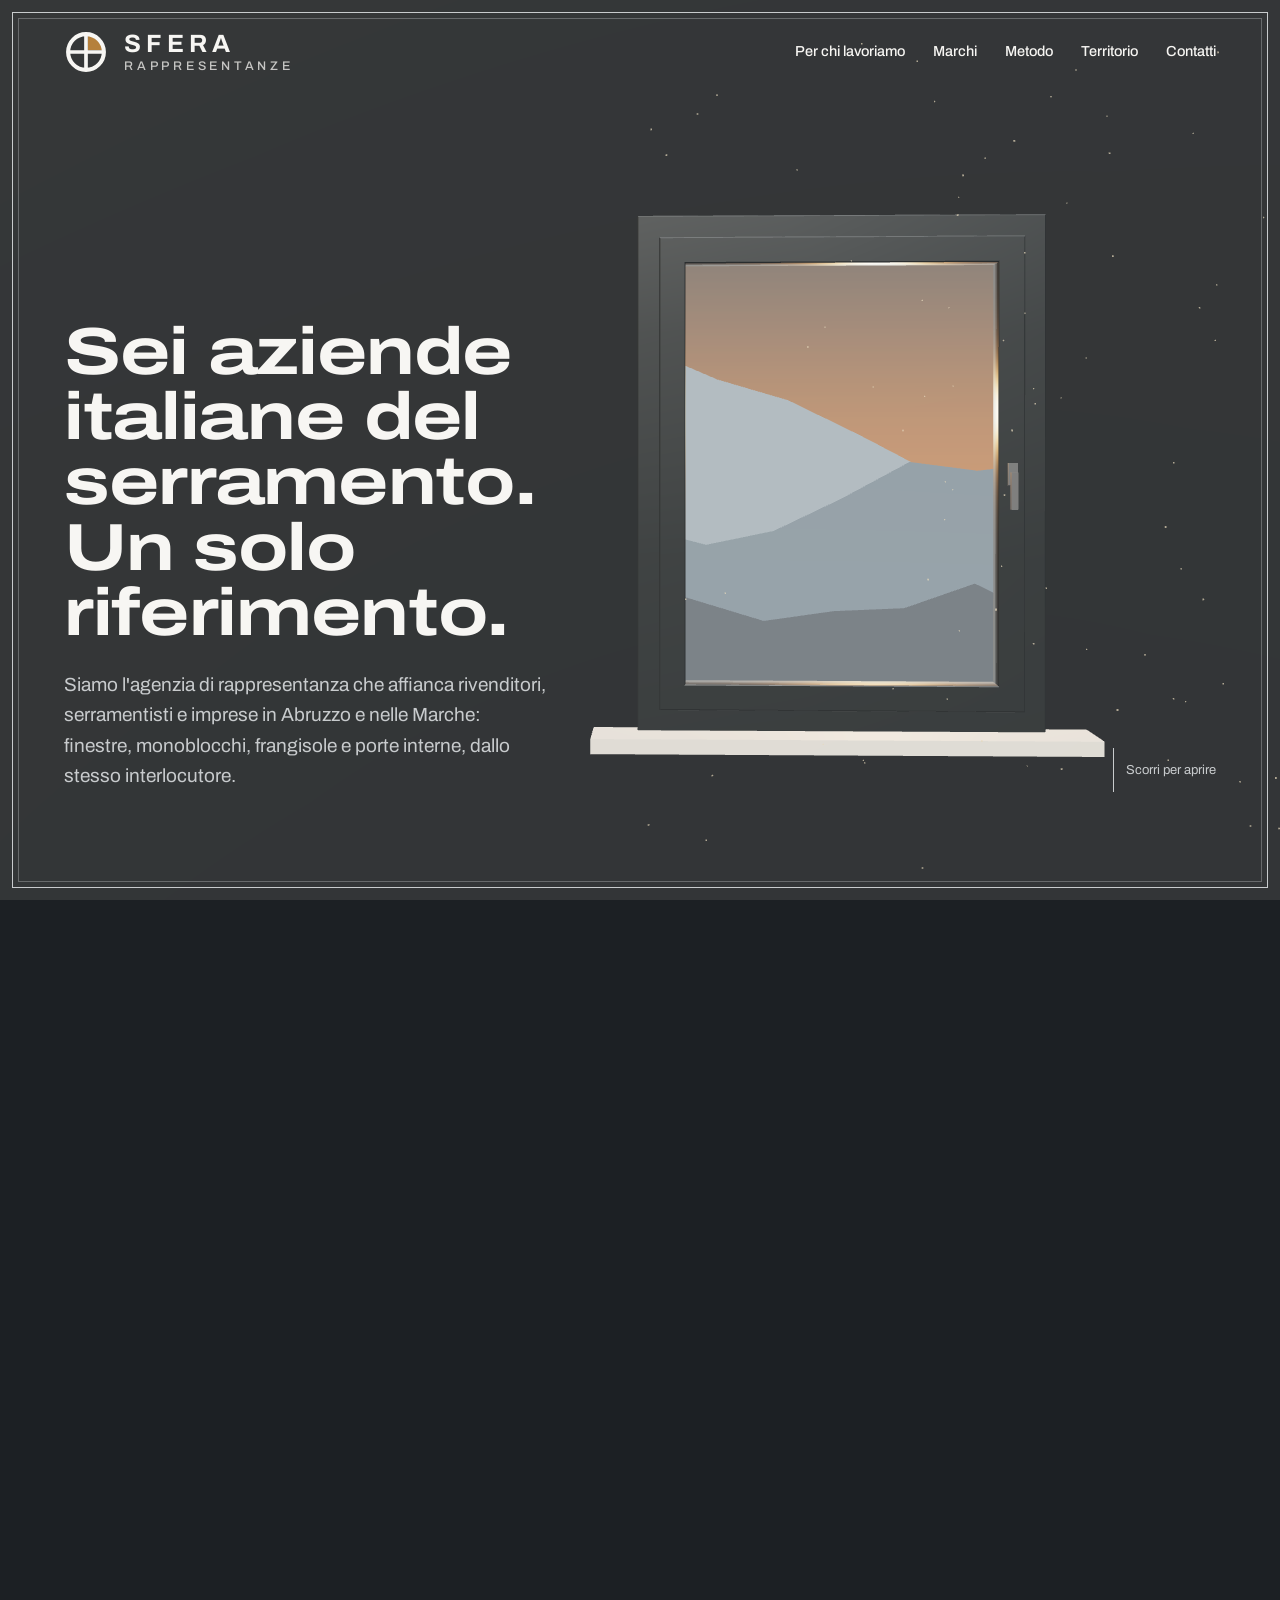
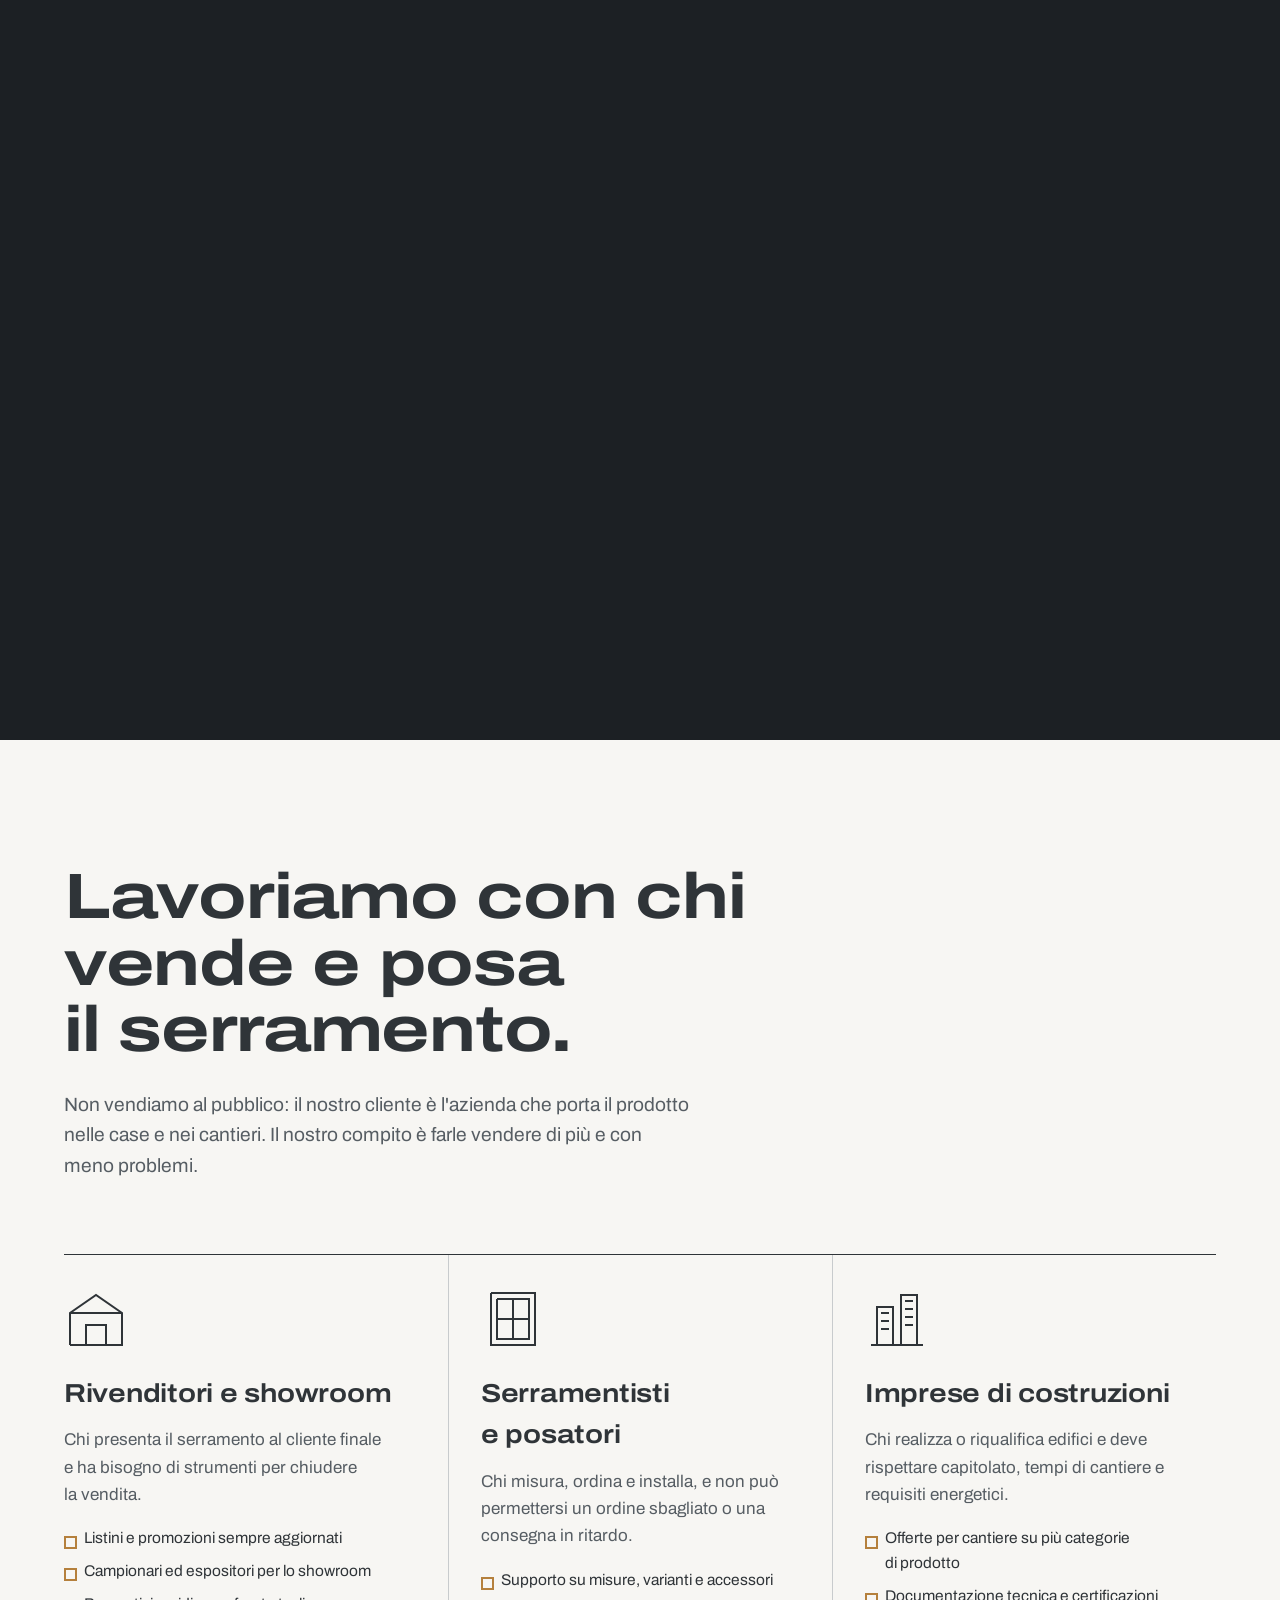
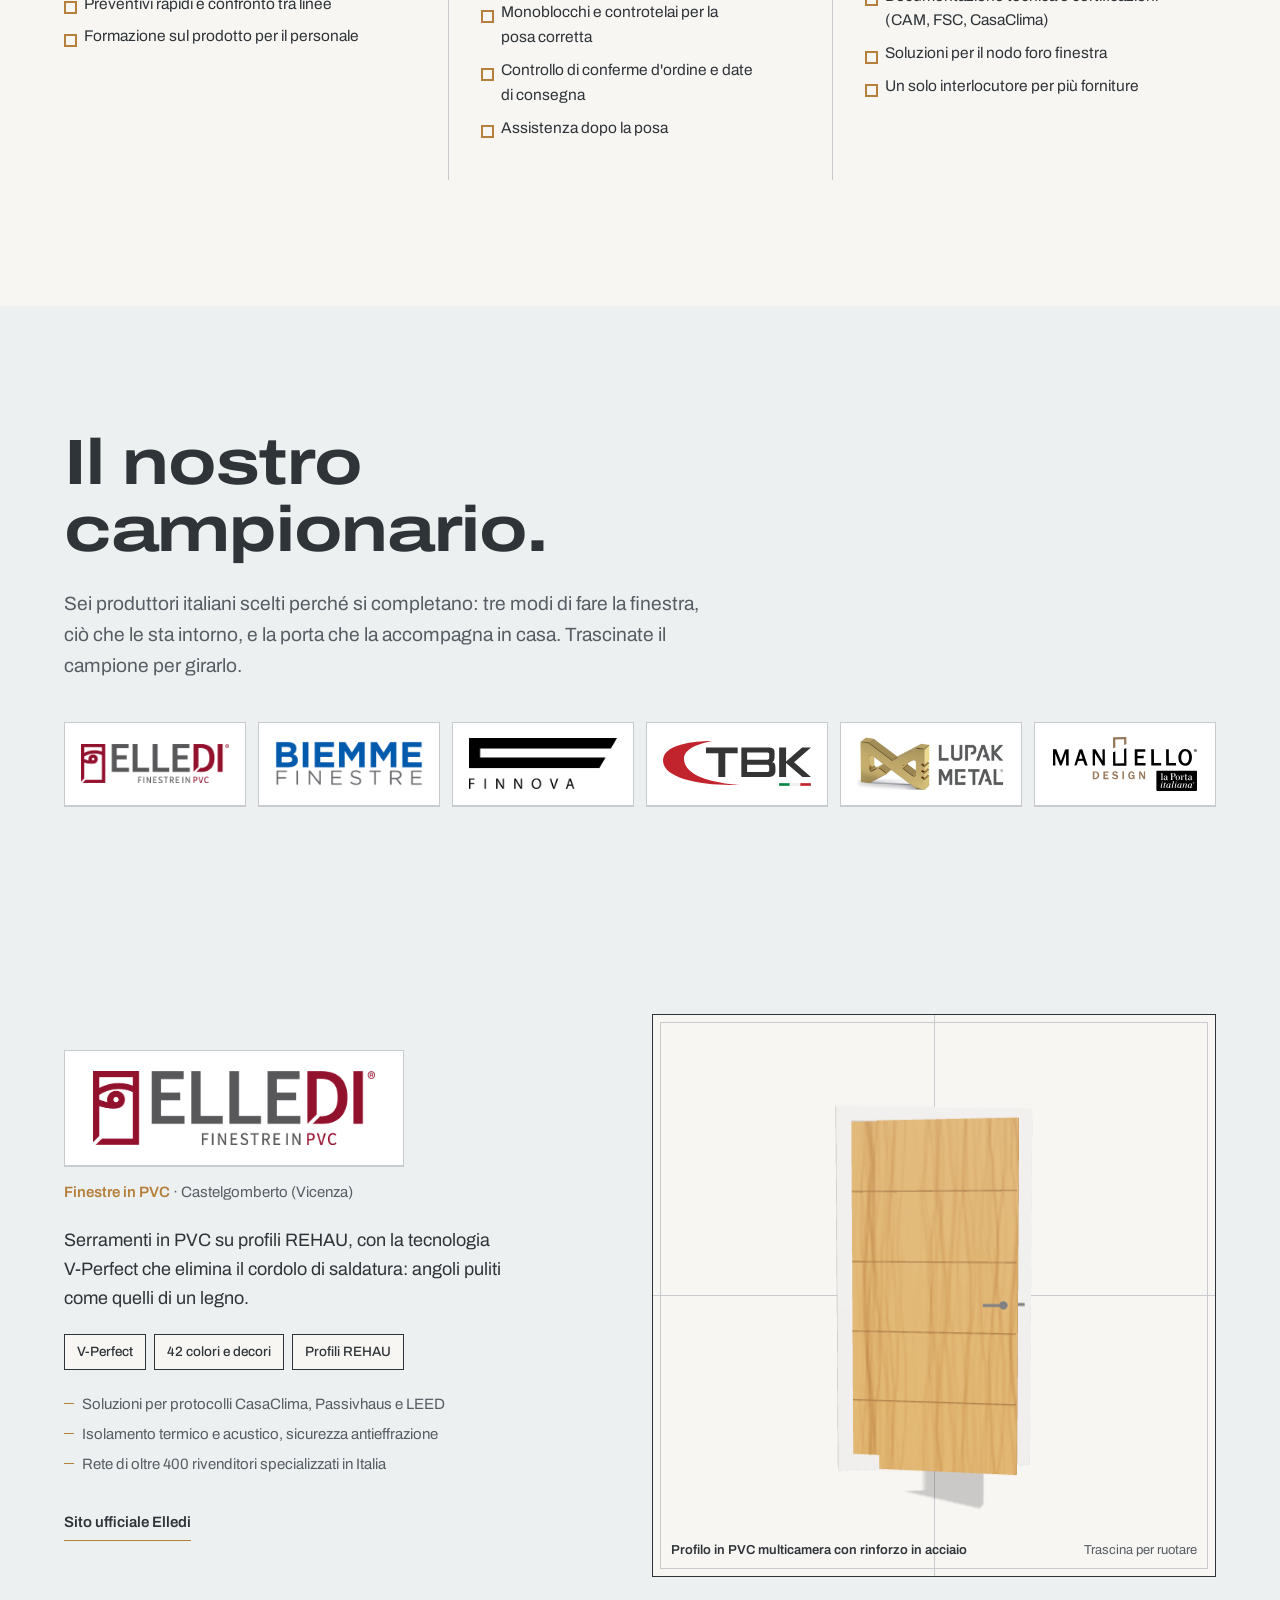
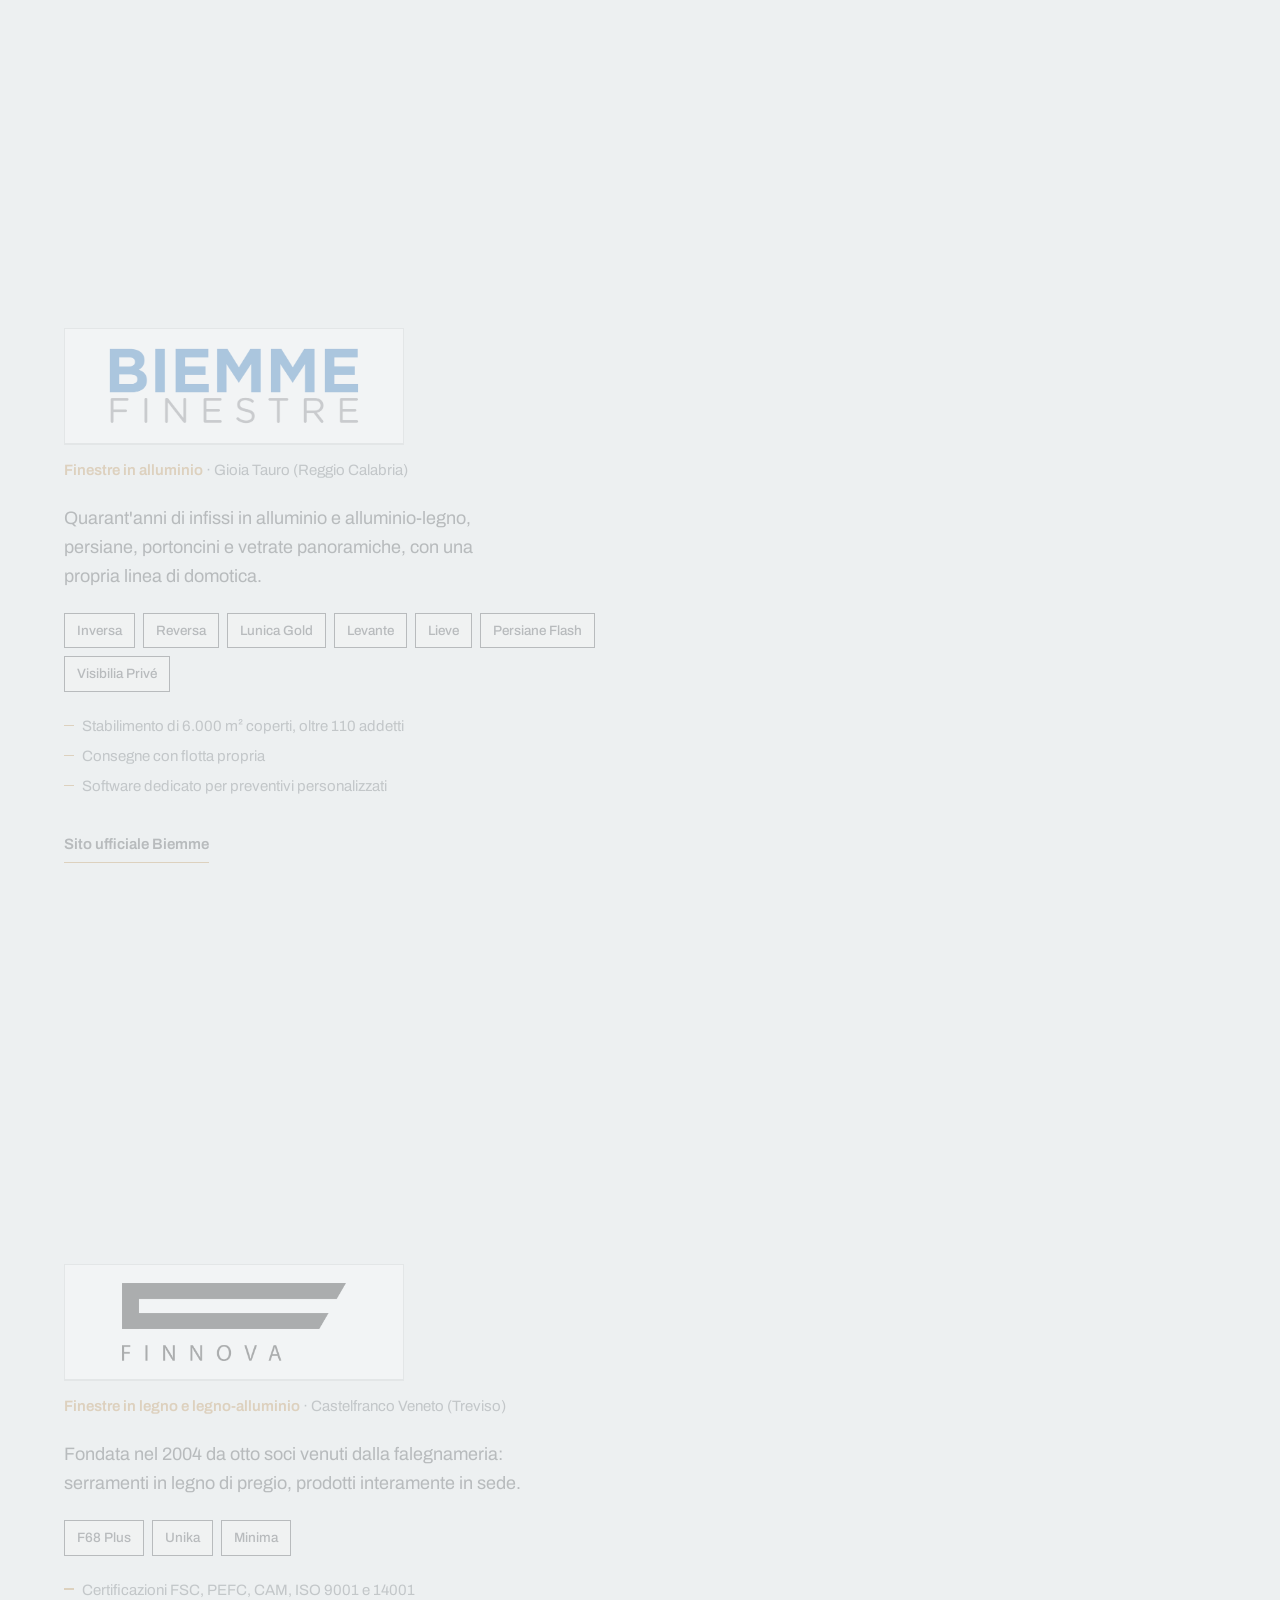
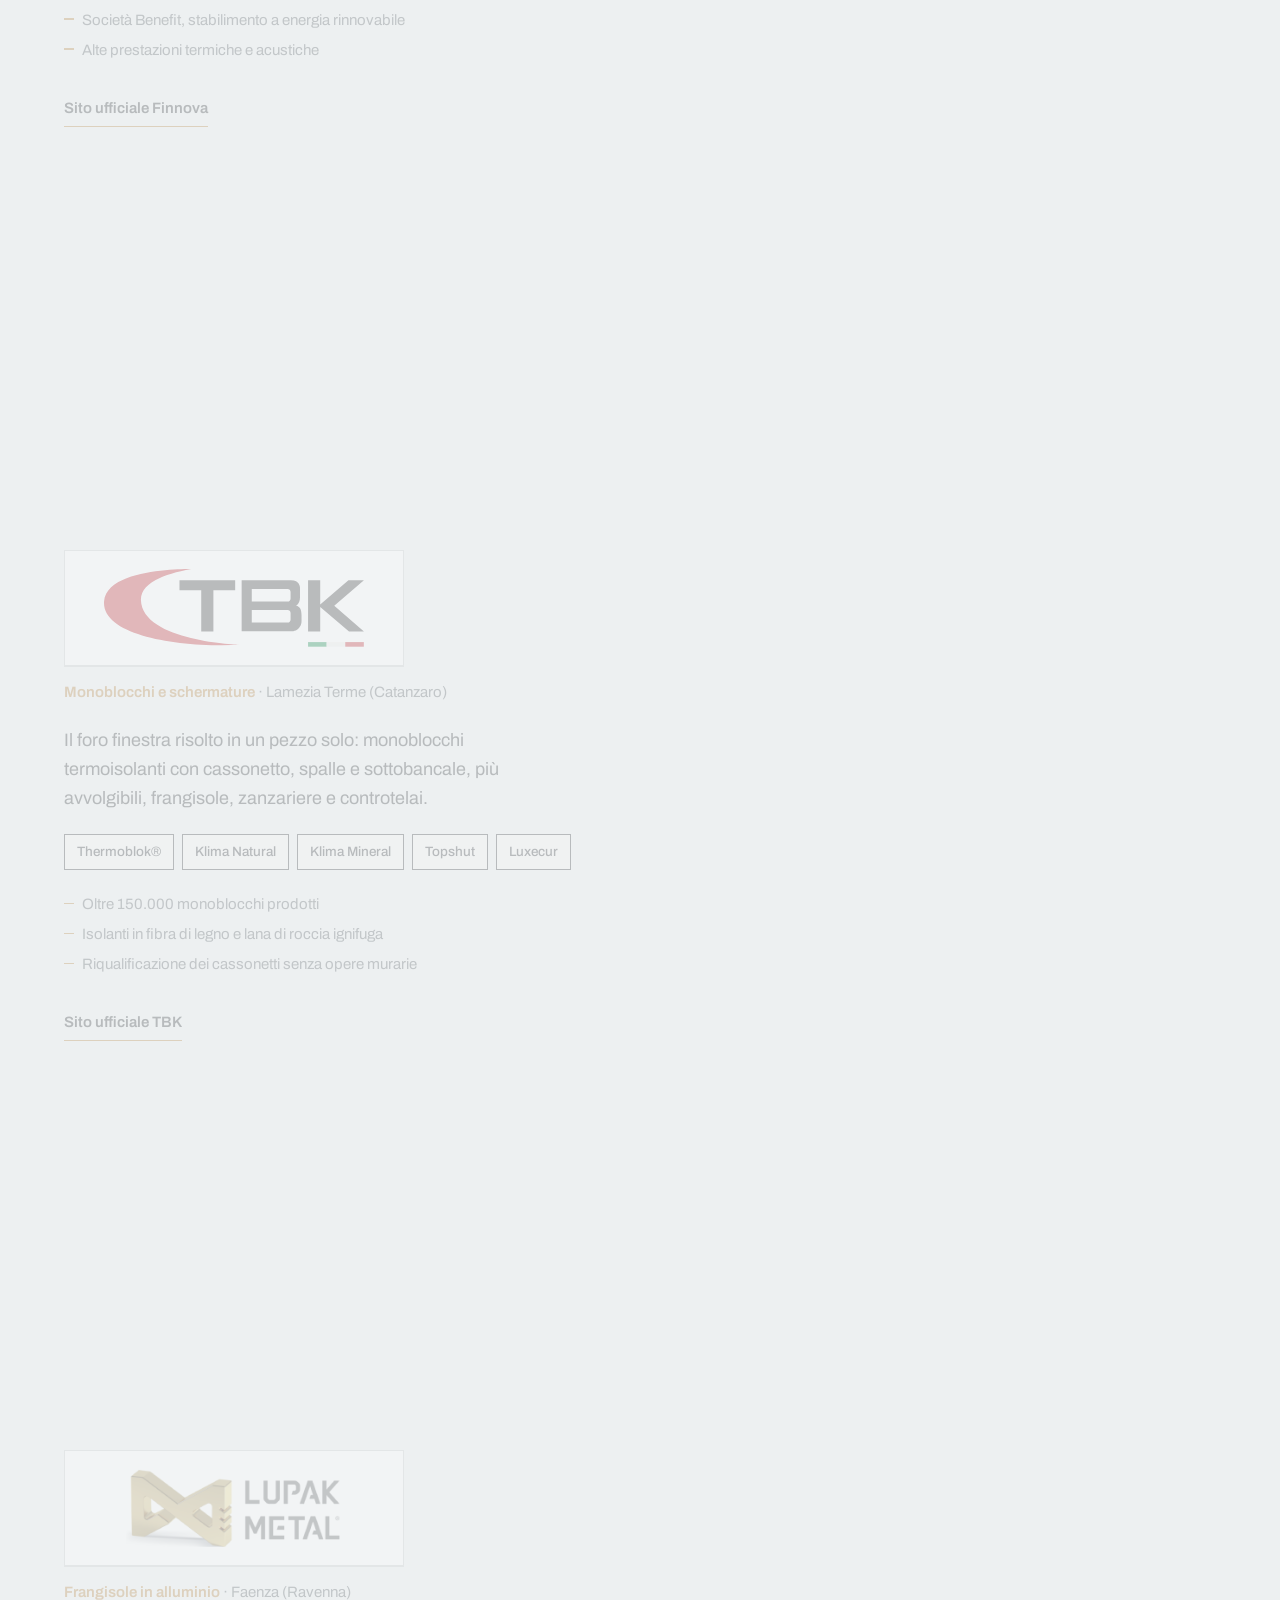
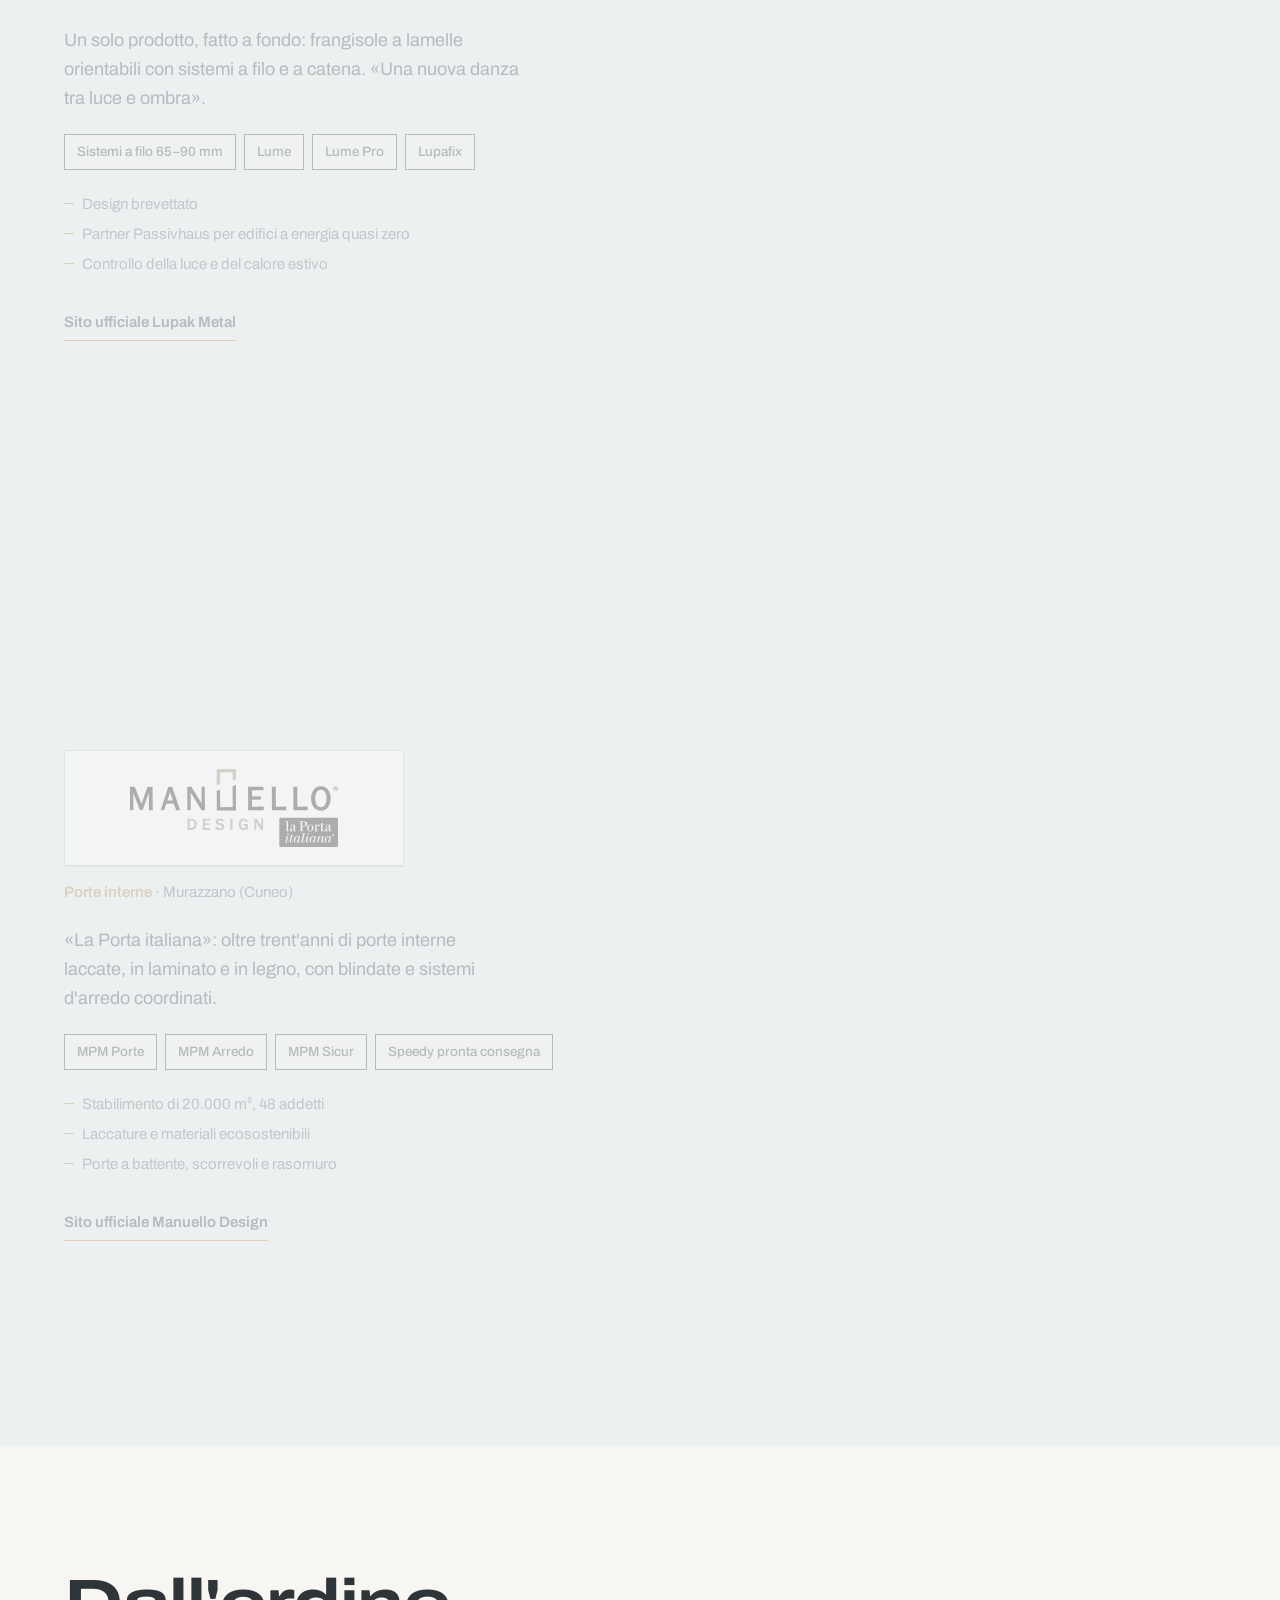
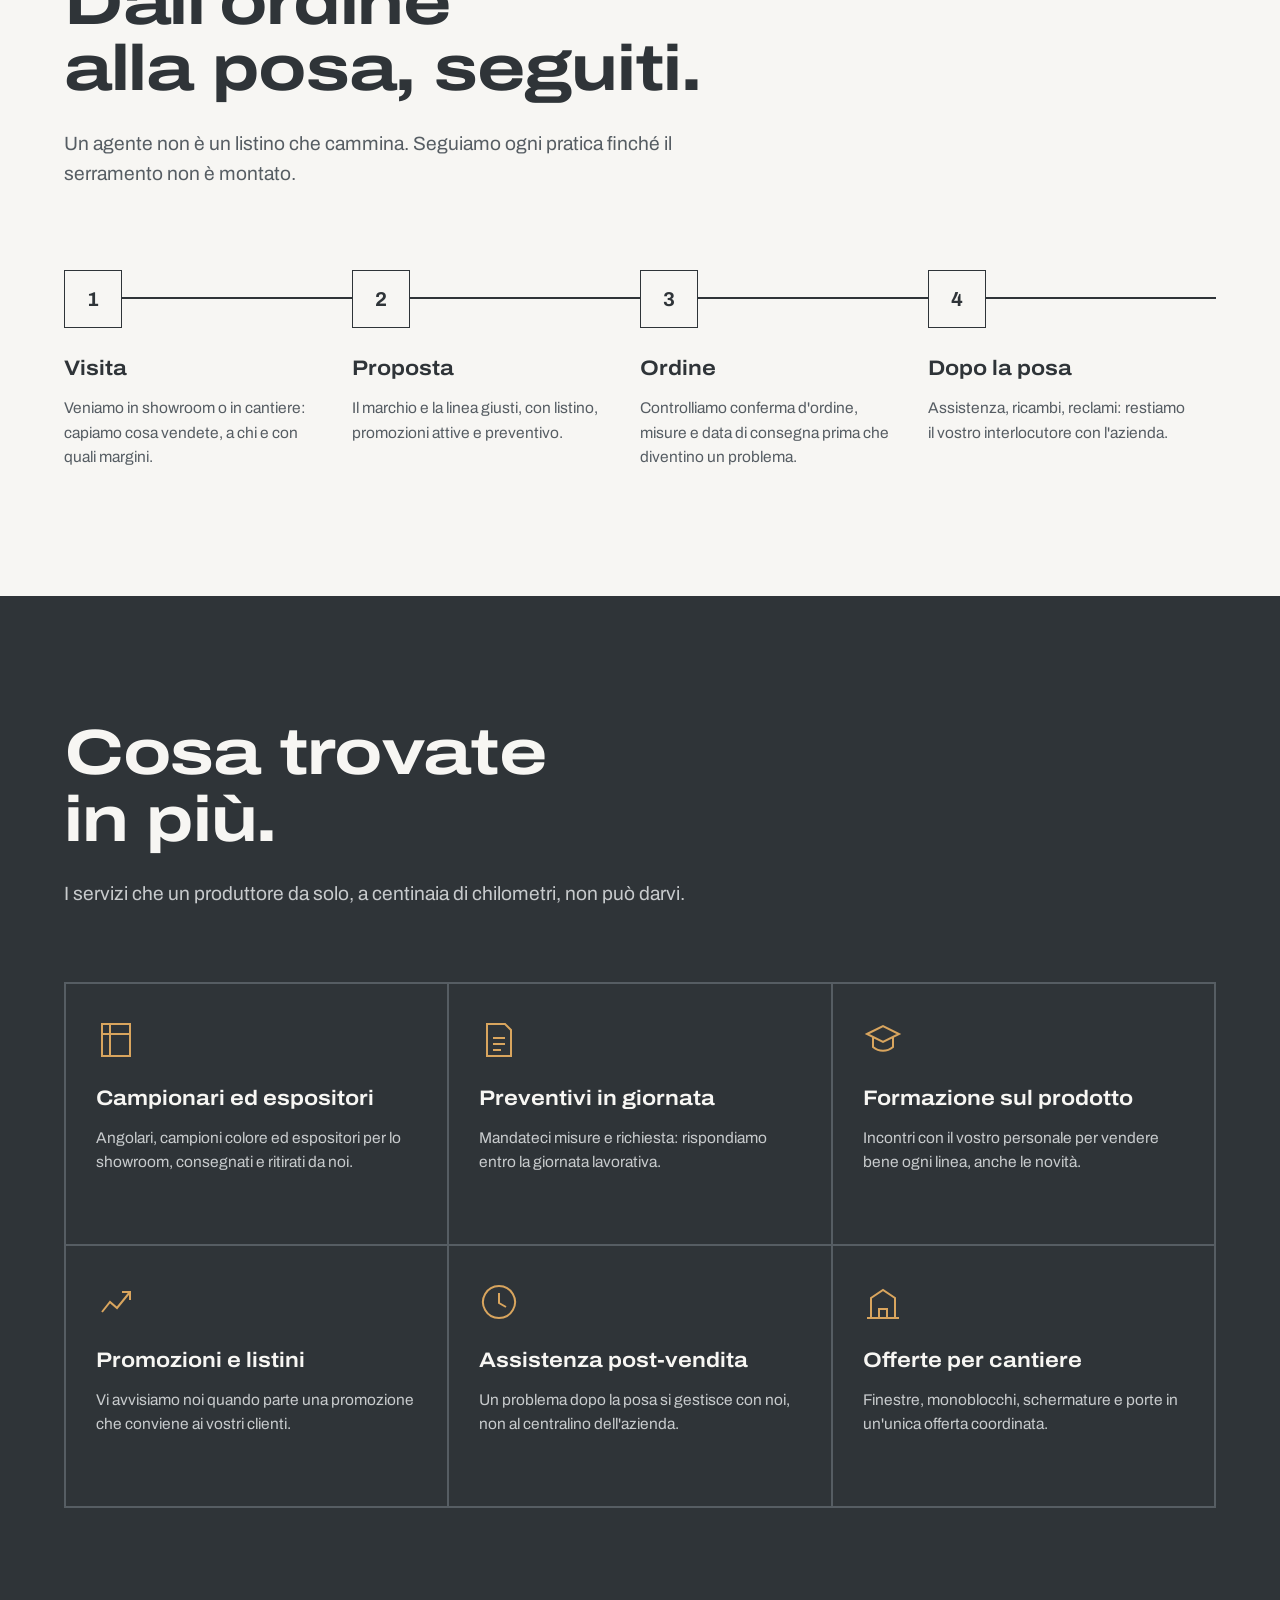
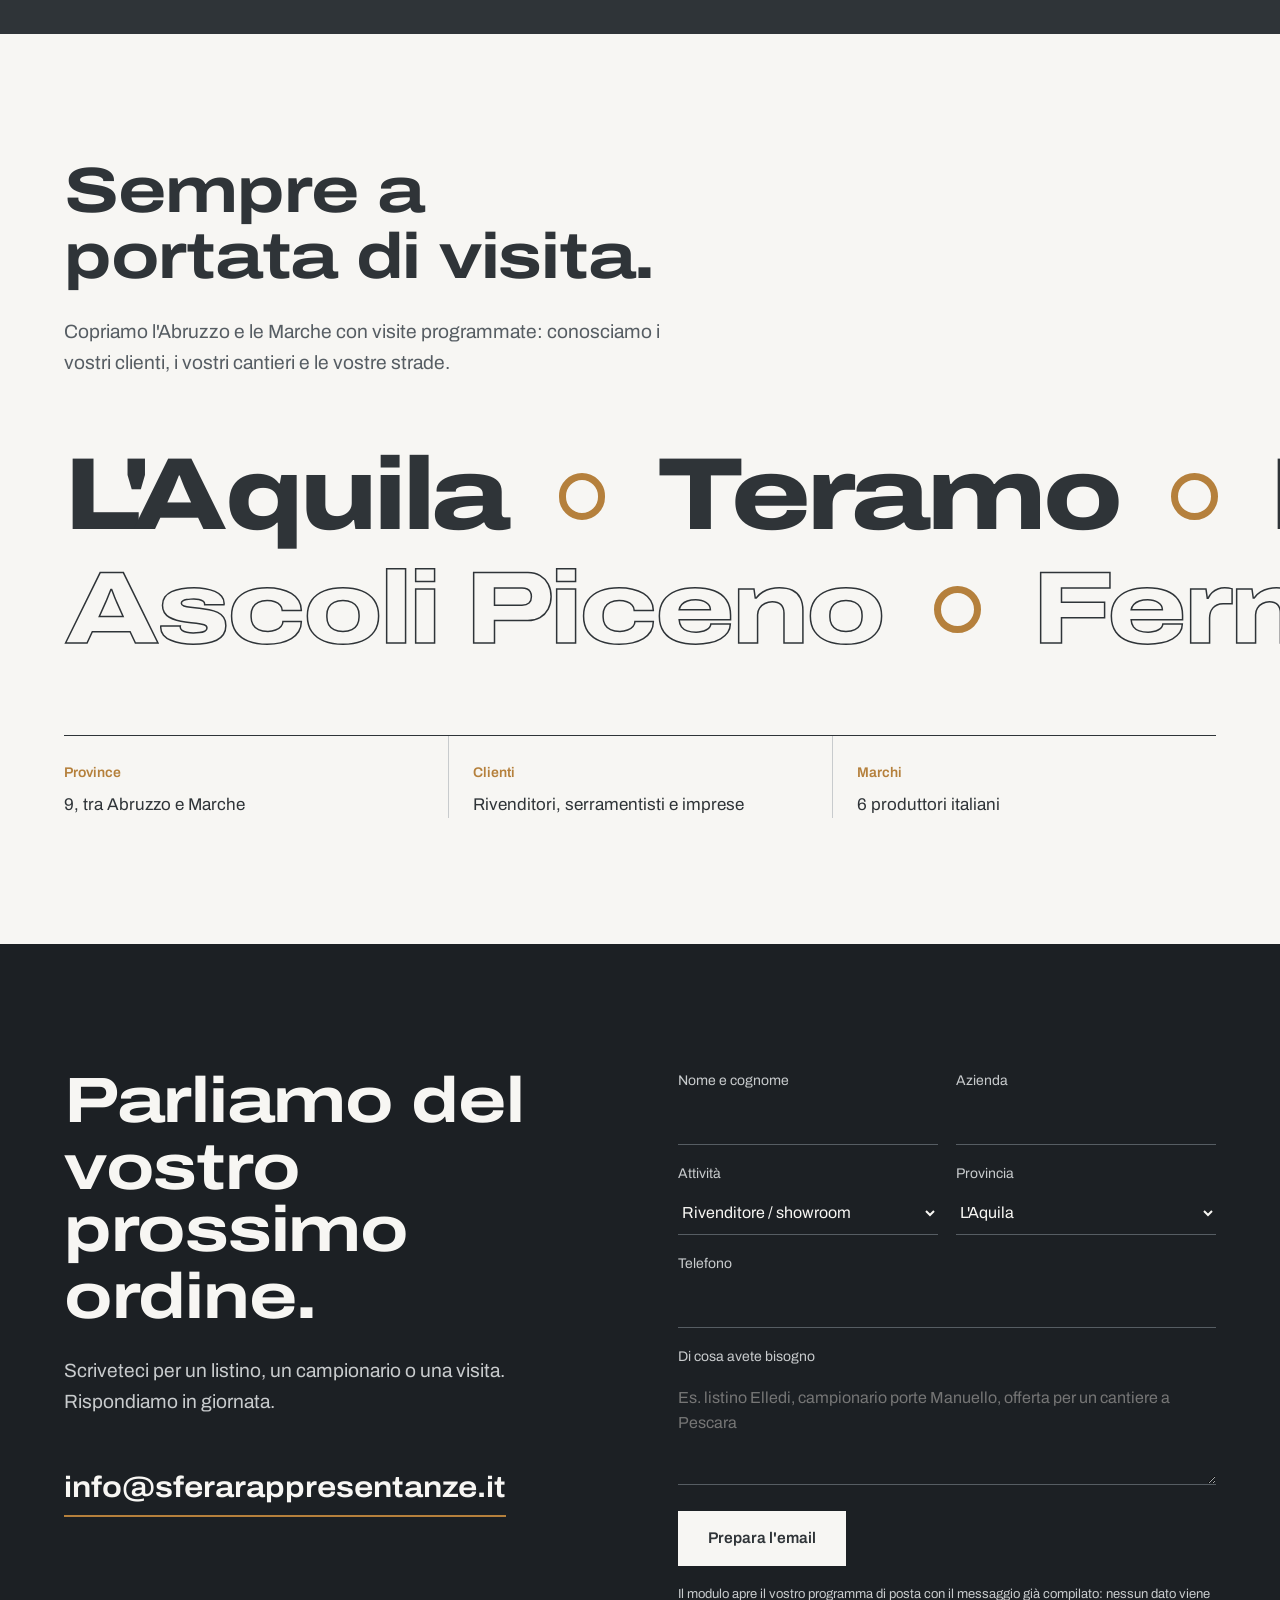
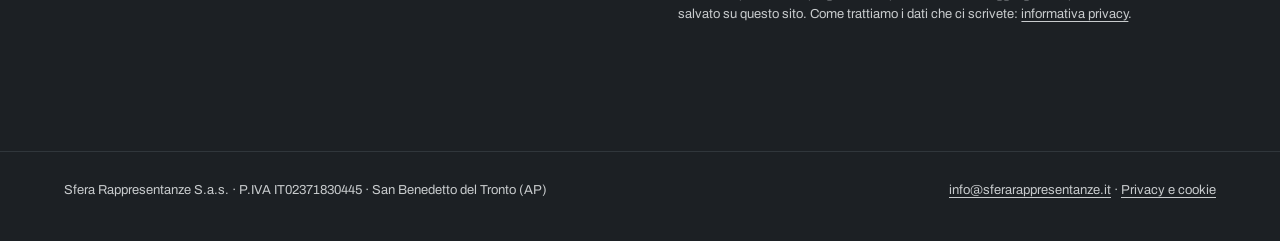
<file: index.html>
<!DOCTYPE html>
<html lang="it">
<head>
<meta charset="UTF-8">
<meta name="viewport" content="width=device-width, initial-scale=1.0">
<link rel="canonical" href="https://www.sferarappresentanze.it/">
<title>Sfera Rappresentanze — Serramenti, schermature e porte per Abruzzo e Marche</title>
<meta name="description" content="Sfera Rappresentanze S.a.s.: agenzia di rappresentanza per rivenditori, serramentisti e imprese in Abruzzo e nelle Marche. Elledi, Biemme, Finnova, TBK, Lupak Metal, Manuello Design.">
<!-- Anteprima quando il link viene condiviso (WhatsApp, Facebook, LinkedIn, email) -->
<meta property="og:type" content="website">
<meta property="og:site_name" content="Sfera Rappresentanze">
<meta property="og:locale" content="it_IT">
<meta property="og:url" content="https://www.sferarappresentanze.it/">
<meta property="og:title" content="Sfera Rappresentanze — Serramenti, schermature e porte per Abruzzo e Marche">
<meta property="og:description" content="Agenzia di rappresentanza per rivenditori, serramentisti e imprese: Elledi, Biemme, Finnova, TBK, Lupak Metal, Manuello Design.">
<meta property="og:image" content="https://www.sferarappresentanze.it/risorse/logo/png/sfera-anteprima-social.png">
<meta property="og:image:width" content="1200">
<meta property="og:image:height" content="630">
<meta property="og:image:alt" content="Sfera Rappresentanze: serramenti, schermature e porte in Abruzzo e Marche">
<meta name="twitter:card" content="summary_large_image">
<!-- Scheda per motori di ricerca e assistenti AI: chi siamo, dove, cosa (schema.org) -->
<script type="application/ld+json">
{
 "@context": "https://schema.org",
 "@graph": [
  {
   "@type": "Organization",
   "@id": "https://www.sferarappresentanze.it/#organizzazione",
   "name": "Sfera Rappresentanze S.a.s.",
   "alternateName": [
    "Sfera Rappresentanze",
    "Sfera Rappresentanze Abruzzo e Marche"
   ],
   "url": "https://www.sferarappresentanze.it/",
   "logo": "https://www.sferarappresentanze.it/risorse/logo/png/sfera-simbolo-512.png",
   "image": "https://www.sferarappresentanze.it/risorse/logo/png/sfera-anteprima-social.png",
   "description": "Agenzia di rappresentanza plurimandataria per serramenti, schermature e porte in Abruzzo e nelle Marche: rappresenta Elledi (finestre in PVC), Biemme Finestre (alluminio e alluminio-legno), Finnova (legno e legno-alluminio), TBK (monoblocchi e schermature), Lupak Metal (frangisole) e Manuello Design (porte interne) presso rivenditori, serramentisti, posatori e imprese di costruzioni.",
   "email": "info@sferarappresentanze.it",
   "vatID": "IT02371830445",
   "sameAs": [
    "https://www.facebook.com/sferasas/"
   ],
   "legalName": "Sfera Rappresentanze S.a.s.",
   "address": {
    "@type": "PostalAddress",
    "addressLocality": "San Benedetto del Tronto",
    "addressRegion": "AP",
    "addressCountry": "IT"
   },
   "areaServed": [
    {
     "@type": "AdministrativeArea",
     "name": "Abruzzo"
    },
    {
     "@type": "AdministrativeArea",
     "name": "Marche"
    },
    {
     "@type": "AdministrativeArea",
     "name": "Provincia di L'Aquila"
    },
    {
     "@type": "AdministrativeArea",
     "name": "Provincia di Teramo"
    },
    {
     "@type": "AdministrativeArea",
     "name": "Provincia di Pescara"
    },
    {
     "@type": "AdministrativeArea",
     "name": "Provincia di Chieti"
    },
    {
     "@type": "AdministrativeArea",
     "name": "Provincia di Ascoli Piceno"
    },
    {
     "@type": "AdministrativeArea",
     "name": "Provincia di Fermo"
    },
    {
     "@type": "AdministrativeArea",
     "name": "Provincia di Macerata"
    },
    {
     "@type": "AdministrativeArea",
     "name": "Provincia di Ancona"
    },
    {
     "@type": "AdministrativeArea",
     "name": "Provincia di Pesaro e Urbino"
    }
   ],
   "knowsAbout": [
    "serramenti",
    "finestre in PVC",
    "serramenti in alluminio",
    "serramenti in alluminio-legno",
    "monoblocchi",
    "frangisole",
    "schermature solari",
    "porte interne",
    "persiane",
    "portoncini",
    "agenzia di rappresentanza"
   ],
   "contactPoint": {
    "@type": "ContactPoint",
    "contactType": "commerciale",
    "email": "info@sferarappresentanze.it",
    "areaServed": [
     "Abruzzo",
     "Marche"
    ],
    "availableLanguage": "it"
   }
  },
  {
   "@type": "WebSite",
   "@id": "https://www.sferarappresentanze.it/#sito",
   "url": "https://www.sferarappresentanze.it/",
   "name": "Sfera Rappresentanze",
   "inLanguage": "it-IT",
   "publisher": {
    "@id": "https://www.sferarappresentanze.it/#organizzazione"
   }
  }
 ]
}
</script>
<link rel="icon" href="risorse/logo/sfera-simbolo.svg" type="image/svg+xml">
<link rel="apple-touch-icon" href="risorse/logo/png/sfera-icona-180.png">
<!-- Carattere e libreria 3D ospitati sul sito stesso: nessun servizio esterno riceve i dati dei visitatori -->
<link rel="stylesheet" href="risorse/font/archivo.css">
<link rel="stylesheet" href="sito.css">
<script type="importmap">
{ "imports": {
  "three": "./risorse/three/three.module.min.js",
  "three/addons/environments/": "./risorse/three/"
} }
</script>
</head>
<body>
<div class="telaio" aria-hidden="true"></div>

<nav class="barra" aria-label="Navigazione principale">
  <a class="marchio" href="#inizio">
    <svg class="sfera-glifo" viewBox="0 0 48 48" aria-hidden="true"><path d="M26 6.1A18 18 0 0 1 41.9 22H26Z" fill="#B5803C"/><circle cx="24" cy="24" r="19.5" fill="none" stroke="currentColor" stroke-width="4.5"/><path d="M24 5v38M5 24h38" fill="none" stroke="currentColor" stroke-width="4"/></svg>
    <span class="marchio-testo">SFERA<small>RAPPRESENTANZE</small></span>
  </a>
  <ul class="menu" id="menu">
    <li><a href="#per-chi">Per chi lavoriamo</a></li>
    <li><a href="#marchi">Marchi</a></li>
    <li><a href="#metodo">Metodo</a></li>
    <li><a href="#territorio">Territorio</a></li>
    <li><a href="#contatti">Contatti</a></li>
  </ul>
  <button class="menu-apri" type="button" aria-controls="menu" aria-expanded="false">Menu</button>
</nav>

<main>
  <!-- Apertura: la finestra si apre mentre si scorre -->
  <section class="apertura" id="inizio" data-tono="scuro">
    <div class="apertura-scena">
      <canvas id="tela-finestra" aria-hidden="true"></canvas>
      <div class="apertura-testo">
        <h1 class="titolo-largo">Sei aziende italiane del serramento. Un solo riferimento.</h1>
        <p>Siamo l'agenzia di rappresentanza che affianca rivenditori, serramentisti e imprese in Abruzzo e nelle Marche: finestre, monoblocchi, frangisole e porte interne, dallo stesso interlocutore.</p>
      </div>
      <div class="suggerimento-scorri" aria-hidden="true"><span></span>Scorri per aprire</div>
      <div class="apertura-dopo" aria-hidden="true">
        <p class="titolo-largo">Dal foro finestra alla porta di casa.</p>
      </div>
    </div>
  </section>

  <!-- Per chi lavoriamo -->
  <section class="sezione" id="per-chi" data-tono="chiaro" data-rivela>
    <div class="contenuto">
      <h2 class="titolo-largo">
        <span class="riga-rivela"><span>Lavoriamo con chi</span></span>
        <span class="riga-rivela"><span>vende e posa</span></span>
        <span class="riga-rivela"><span>il serramento.</span></span>
      </h2>
      <p class="introduzione">Non vendiamo al pubblico: il nostro cliente è l'azienda che porta il prodotto nelle case e nei cantieri. Il nostro compito è farle vendere di più e con meno problemi.</p>

      <div class="clienti-griglia">
        <article class="cliente-tipo">
          <svg class="cliente-icona" viewBox="0 0 64 64" fill="none" stroke="currentColor" stroke-width="2" aria-hidden="true">
            <path class="traccia" d="M6 58V26L32 8l26 18v32H6z M22 58V38h20v20 M6 26h52"/>
          </svg>
          <h3>Rivenditori e showroom</h3>
          <p>Chi presenta il serramento al cliente finale e ha bisogno di strumenti per chiudere la vendita.</p>
          <ul>
            <li>Listini e promozioni sempre aggiornati</li>
            <li>Campionari ed espositori per lo showroom</li>
            <li>Preventivi rapidi e confronto tra linee</li>
            <li>Formazione sul prodotto per il personale</li>
          </ul>
        </article>
        <article class="cliente-tipo">
          <svg class="cliente-icona" viewBox="0 0 64 64" fill="none" stroke="currentColor" stroke-width="2" aria-hidden="true">
            <path class="traccia" d="M10 6h44v52H10z M16 12h32v40H16z M32 12v40 M16 32h32"/>
          </svg>
          <h3>Serramentisti e posatori</h3>
          <p>Chi misura, ordina e installa, e non può permettersi un ordine sbagliato o una consegna in ritardo.</p>
          <ul>
            <li>Supporto su misure, varianti e accessori</li>
            <li>Monoblocchi e controtelai per la posa corretta</li>
            <li>Controllo di conferme d'ordine e date di consegna</li>
            <li>Assistenza dopo la posa</li>
          </ul>
        </article>
        <article class="cliente-tipo">
          <svg class="cliente-icona" viewBox="0 0 64 64" fill="none" stroke="currentColor" stroke-width="2" aria-hidden="true">
            <path class="traccia" d="M6 58h52 M12 58V20h16v38 M36 58V8h16v50 M16 26h8 M16 34h8 M16 42h8 M40 14h8 M40 22h8 M40 30h8 M40 38h8"/>
          </svg>
          <h3>Imprese di costruzioni</h3>
          <p>Chi realizza o riqualifica edifici e deve rispettare capitolato, tempi di cantiere e requisiti energetici.</p>
          <ul>
            <li>Offerte per cantiere su più categorie di prodotto</li>
            <li>Documentazione tecnica e certificazioni (CAM, FSC, CasaClima)</li>
            <li>Soluzioni per il nodo foro finestra</li>
            <li>Un solo interlocutore per più forniture</li>
          </ul>
        </article>
      </div>
    </div>
  </section>

  <!-- Marchi: il campionario 3D -->
  <section class="sezione marchi" id="marchi" data-tono="chiaro">
    <div class="contenuto marchi-intestazione" data-rivela>
      <h2 class="titolo-largo">
        <span class="riga-rivela"><span>Il nostro</span></span>
        <span class="riga-rivela"><span>campionario.</span></span>
      </h2>
      <p class="introduzione">Sei produttori italiani scelti perché si completano: tre modi di fare la finestra, ciò che le sta intorno, e la porta che la accompagna in casa. Trascinate il campione per girarlo.</p>
      <ul class="marchi-targhe">
        <li><a href="#marchio-elledi" aria-label="Elledi: vai alla scheda"><img src="loghi/elledi.png" alt="Elledi" loading="lazy"></a></li>
        <li><a href="#marchio-biemme" aria-label="Biemme Finestre: vai alla scheda"><img src="loghi/biemme.png" alt="Biemme Finestre" loading="lazy"></a></li>
        <li><a href="#marchio-finnova" aria-label="Finnova: vai alla scheda"><img src="loghi/finnova.png" alt="Finnova" loading="lazy"></a></li>
        <li><a href="#marchio-tbk" aria-label="TBK: vai alla scheda"><img src="loghi/tbk.svg" alt="TBK" loading="lazy"></a></li>
        <li><a href="#marchio-lupak" aria-label="Lupak Metal: vai alla scheda"><img src="loghi/lupak.png" alt="Lupak Metal" loading="lazy"></a></li>
        <li><a href="#marchio-manuello" aria-label="Manuello Design: vai alla scheda"><img src="loghi/manuello.svg" alt="Manuello Design" loading="lazy"></a></li>
      </ul>
    </div>

    <div class="campionario">
      <div class="campionario-palco">
        <div class="palco-cornice">
          <canvas id="tela-campioni" aria-label="Campione tridimensionale del prodotto" role="img"></canvas>
          <div class="palco-didascalia"><strong data-didascalia>Profilo in PVC multicamera</strong><span>Trascina per ruotare</span></div>
        </div>
      </div>

      <div class="marchi-elenco">
        <article class="marchio-scheda" id="marchio-elledi" data-campione="pvc" data-didascalia="Profilo in PVC multicamera con rinforzo in acciaio">
          <h3 class="marchio-targa"><img src="loghi/elledi.png" alt="Elledi"></h3>
          <p class="marchio-sede"><b>Finestre in PVC</b> · Castelgomberto (Vicenza)</p>
          <p class="marchio-descrizione">Serramenti in PVC su profili REHAU, con la tecnologia <span class="unito">V-Perfect</span> che elimina il cordolo di saldatura: angoli puliti come quelli di un legno.</p>
          <ul class="marchio-linee"><li>V-Perfect</li><li>42 colori e decori</li><li>Profili REHAU</li></ul>
          <ul class="marchio-punti">
            <li>Soluzioni per protocolli CasaClima, Passivhaus e LEED</li>
            <li>Isolamento termico e acustico, sicurezza antieffrazione</li>
            <li>Rete di oltre 400 rivenditori specializzati in Italia</li>
          </ul>
          <a class="marchio-link" href="https://www.elledipvc.com/" target="_blank" rel="noopener">Sito ufficiale Elledi</a>
        </article>

        <article class="marchio-scheda" id="marchio-biemme" data-campione="alluminio" data-didascalia="Sezione reale Biemme Inversa, dal disegno tecnico">
          <h3 class="marchio-targa"><img src="loghi/biemme.png" alt="Biemme Finestre"></h3>
          <p class="marchio-sede"><b>Finestre in alluminio</b> · Gioia Tauro (Reggio Calabria)</p>
          <p class="marchio-descrizione">Quarant'anni di infissi in alluminio e <span class="unito">alluminio-legno</span>, persiane, portoncini e vetrate panoramiche, con una propria linea di domotica.</p>
          <ul class="marchio-linee"><li>Inversa</li><li>Reversa</li><li>Lunica Gold</li><li>Levante</li><li>Lieve</li><li>Persiane Flash</li><li>Visibilia Privé</li></ul>
          <ul class="marchio-punti">
            <li>Stabilimento di 6.000 m² coperti, oltre 110 addetti</li>
            <li>Consegne con flotta propria</li>
            <li>Software dedicato per preventivi personalizzati</li>
          </ul>
          <a class="marchio-link" href="https://www.biemmefinestre.it/" target="_blank" rel="noopener">Sito ufficiale Biemme</a>
        </article>

        <article class="marchio-scheda" id="marchio-finnova" data-campione="legno" data-didascalia="Legno lamellare con rivestimento in alluminio">
          <h3 class="marchio-targa"><img src="loghi/finnova.png" alt="Finnova"></h3>
          <p class="marchio-sede"><b>Finestre in legno e legno-alluminio</b> · Castelfranco Veneto (Treviso)</p>
          <p class="marchio-descrizione">Fondata nel 2004 da otto soci venuti dalla falegnameria: serramenti in legno di pregio, prodotti interamente in sede.</p>
          <ul class="marchio-linee"><li>F68 Plus</li><li>Unika</li><li>Minima</li></ul>
          <ul class="marchio-punti">
            <li>Certificazioni FSC, PEFC, CAM, ISO 9001 e 14001</li>
            <li>Società Benefit, stabilimento a energia rinnovabile</li>
            <li>Alte prestazioni termiche e acustiche</li>
          </ul>
          <a class="marchio-link" href="https://www.finnovasrl.it/" target="_blank" rel="noopener">Sito ufficiale Finnova</a>
        </article>

        <article class="marchio-scheda" id="marchio-tbk" data-campione="monoblocco" data-didascalia="Monoblocco termoisolante con avvolgibile">
          <h3 class="marchio-targa"><img src="loghi/tbk.svg" alt="TBK"></h3>
          <p class="marchio-sede"><b>Monoblocchi e schermature</b> · Lamezia Terme (Catanzaro)</p>
          <p class="marchio-descrizione">Il foro finestra risolto in un pezzo solo: monoblocchi termoisolanti con cassonetto, spalle e sottobancale, più avvolgibili, frangisole, zanzariere e controtelai.</p>
          <ul class="marchio-linee"><li>Thermoblok®</li><li>Klima Natural</li><li>Klima Mineral</li><li>Topshut</li><li>Luxecur</li></ul>
          <ul class="marchio-punti">
            <li>Oltre 150.000 monoblocchi prodotti</li>
            <li>Isolanti in fibra di legno e lana di roccia ignifuga</li>
            <li>Riqualificazione dei cassonetti senza opere murarie</li>
          </ul>
          <a class="marchio-link" href="https://www.tbksrl.it/" target="_blank" rel="noopener">Sito ufficiale TBK</a>
        </article>

        <article class="marchio-scheda" id="marchio-lupak" data-campione="frangisole" data-didascalia="Frangisole a lamelle orientabili">
          <h3 class="marchio-targa"><img src="loghi/lupak.png" alt="Lupak Metal"></h3>
          <p class="marchio-sede"><b>Frangisole in alluminio</b> · Faenza (Ravenna)</p>
          <p class="marchio-descrizione">Un solo prodotto, fatto a fondo: frangisole a lamelle orientabili con sistemi a filo e a catena. «Una nuova danza tra luce e ombra».</p>
          <ul class="marchio-linee"><li>Sistemi a filo 65–90 mm</li><li>Lume</li><li>Lume Pro</li><li>Lupafix</li></ul>
          <ul class="marchio-punti">
            <li>Design brevettato</li>
            <li>Partner Passivhaus per edifici a energia quasi zero</li>
            <li>Controllo della luce e del calore estivo</li>
          </ul>
          <a class="marchio-link" href="https://www.lupakmetal.com/" target="_blank" rel="noopener">Sito ufficiale Lupak Metal</a>
        </article>

        <article class="marchio-scheda" id="marchio-manuello" data-campione="porta" data-didascalia="Porta interna in legno">
          <h3 class="marchio-targa"><img src="loghi/manuello.svg" alt="Manuello Design"></h3>
          <p class="marchio-sede"><b>Porte interne</b> · Murazzano (Cuneo)</p>
          <p class="marchio-descrizione">«La Porta italiana»: oltre trent'anni di porte interne laccate, in laminato e in legno, con blindate e sistemi d'arredo coordinati.</p>
          <ul class="marchio-linee"><li>MPM Porte</li><li>MPM Arredo</li><li>MPM Sicur</li><li>Speedy pronta consegna</li></ul>
          <ul class="marchio-punti">
            <li>Stabilimento di 20.000 m², 48 addetti</li>
            <li>Laccature e materiali ecosostenibili</li>
            <li>Porte a battente, scorrevoli e rasomuro</li>
          </ul>
          <a class="marchio-link" href="https://www.manuellodesign.it/it/" target="_blank" rel="noopener">Sito ufficiale Manuello Design</a>
        </article>
      </div>
    </div>
  </section>

  <!-- Metodo: una sequenza vera, quindi numerata -->
  <section class="sezione metodo" id="metodo" data-tono="chiaro" data-rivela>
    <div class="contenuto">
      <h2 class="titolo-largo">
        <span class="riga-rivela"><span>Dall'ordine</span></span>
        <span class="riga-rivela"><span>alla posa, seguiti.</span></span>
      </h2>
      <p class="introduzione">Un agente non è un listino che cammina. Seguiamo ogni pratica finché il serramento non è montato.</p>
      <ol class="passi">
        <li class="passo"><h3>Visita</h3><p>Veniamo in showroom o in cantiere: capiamo cosa vendete, a chi e con quali margini.</p></li>
        <li class="passo"><h3>Proposta</h3><p>Il marchio e la linea giusti, con listino, promozioni attive e preventivo.</p></li>
        <li class="passo"><h3>Ordine</h3><p>Controlliamo conferma d'ordine, misure e data di consegna prima che diventino un problema.</p></li>
        <li class="passo"><h3>Dopo la posa</h3><p>Assistenza, ricambi, reclami: restiamo il vostro interlocutore con l'azienda.</p></li>
      </ol>
    </div>
  </section>

  <!-- Servizi -->
  <section class="sezione servizi" id="servizi" data-tono="scuro" data-rivela>
    <div class="contenuto">
      <h2 class="titolo-largo">
        <span class="riga-rivela"><span>Cosa trovate</span></span>
        <span class="riga-rivela"><span>in più.</span></span>
      </h2>
      <p class="introduzione">I servizi che un produttore da solo, a centinaia di chilometri, non può darvi.</p>
      <div class="ante">
        <article class="anta">
          <svg viewBox="0 0 40 40" fill="none" stroke="currentColor" stroke-width="2" aria-hidden="true"><rect x="6" y="4" width="28" height="32"/><path d="M6 14h28M14 4v32"/></svg>
          <h3>Campionari ed espositori</h3>
          <p>Angolari, campioni colore ed espositori per lo showroom, consegnati e ritirati da noi.</p>
        </article>
        <article class="anta">
          <svg viewBox="0 0 40 40" fill="none" stroke="currentColor" stroke-width="2" aria-hidden="true"><path d="M8 4h18l6 6v26H8z M14 18h12M14 24h12M14 30h8"/></svg>
          <h3>Preventivi in giornata</h3>
          <p>Mandateci misure e richiesta: rispondiamo entro la giornata lavorativa.</p>
        </article>
        <article class="anta">
          <svg viewBox="0 0 40 40" fill="none" stroke="currentColor" stroke-width="2" aria-hidden="true"><path d="M4 14l16-8 16 8-16 8z M10 17v10c6 5 14 5 20 0V17"/></svg>
          <h3>Formazione sul prodotto</h3>
          <p>Incontri con il vostro personale per vendere bene ogni linea, anche le novità.</p>
        </article>
        <article class="anta">
          <svg viewBox="0 0 40 40" fill="none" stroke="currentColor" stroke-width="2" aria-hidden="true"><path d="M6 30l8-10 7 6 13-16 M26 10h8v8"/></svg>
          <h3>Promozioni e listini</h3>
          <p>Vi avvisiamo noi quando parte una promozione che conviene ai vostri clienti.</p>
        </article>
        <article class="anta">
          <svg viewBox="0 0 40 40" fill="none" stroke="currentColor" stroke-width="2" aria-hidden="true"><path d="M20 4a16 16 0 1 0 0.01 0z M20 11v10l7 4"/></svg>
          <h3>Assistenza <span class="unito">post-vendita</span></h3>
          <p>Un problema dopo la posa si gestisce con noi, non al centralino dell'azienda.</p>
        </article>
        <article class="anta">
          <svg viewBox="0 0 40 40" fill="none" stroke="currentColor" stroke-width="2" aria-hidden="true"><path d="M4 36h32 M8 36V16l12-8 12 8v20 M16 36v-9h8v9"/></svg>
          <h3>Offerte per cantiere</h3>
          <p>Finestre, monoblocchi, schermature e porte in un'unica offerta coordinata.</p>
        </article>
      </div>
    </div>
  </section>

  <!-- Territorio -->
  <section class="sezione territorio" id="territorio" data-tono="chiaro" data-rivela>
    <div class="contenuto">
      <h2 class="titolo-largo">
        <span class="riga-rivela"><span>Sempre a</span></span>
        <span class="riga-rivela"><span>portata di visita.</span></span>
      </h2>
      <p class="introduzione">Copriamo l'Abruzzo e le Marche con visite programmate: conosciamo i vostri clienti, i vostri cantieri e le vostre strade.</p>
    </div>
    <div class="nastri" aria-label="Province servite">
      <div class="nastro nastro-abruzzo" aria-hidden="true">
        <span>L'Aquila</span><span>Teramo</span><span>Pescara</span><span>Chieti</span>
        <span>L'Aquila</span><span>Teramo</span><span>Pescara</span><span>Chieti</span>
      </div>
      <div class="nastro nastro-marche" aria-hidden="true">
        <span>Ascoli Piceno</span><span>Fermo</span><span>Macerata</span><span>Ancona</span><span>Pesaro e Urbino</span>
        <span>Ascoli Piceno</span><span>Fermo</span><span>Macerata</span><span>Ancona</span><span>Pesaro e Urbino</span>
      </div>
      <p class="sr-solo" style="position:absolute;left:-9999px">Abruzzo: L'Aquila, Teramo, Pescara, Chieti. Marche: Ascoli Piceno, Fermo, Macerata, Ancona, Pesaro e Urbino.</p>
    </div>
    <div class="contenuto">
      <dl class="territorio-dati">
        <div><dt>Province</dt><dd>9, tra Abruzzo e Marche</dd></div>
        <div><dt>Clienti</dt><dd>Rivenditori, serramentisti e imprese</dd></div>
        <div><dt>Marchi</dt><dd>6 produttori italiani</dd></div>
      </dl>
    </div>
  </section>

  <!-- Contatti -->
  <section class="sezione contatti" id="contatti" data-tono="scuro" data-rivela>
    <div class="contenuto contatti-griglia">
      <div>
        <h2 class="titolo-largo">
          <span class="riga-rivela"><span>Parliamo del</span></span>
          <span class="riga-rivela"><span>vostro prossimo</span></span>
          <span class="riga-rivela"><span>ordine.</span></span>
        </h2>
        <p class="introduzione">Scriveteci per un listino, un campionario o una visita. Rispondiamo in giornata.</p>
        <a class="email-grande" href="mailto:info@sferarappresentanze.it">info@<wbr>sferarappresentanze.it</a>
      </div>
      <form class="modulo" id="modulo-contatto">
        <div class="modulo-riga">
          <label>Nome e cognome<input name="nome" autocomplete="name" required></label>
          <label>Azienda<input name="azienda" autocomplete="organization" required></label>
        </div>
        <div class="modulo-riga">
          <label>Attività
            <select name="attivita">
              <option>Rivenditore / showroom</option>
              <option>Serramentista / posatore</option>
              <option>Impresa di costruzioni</option>
              <option>Progettista</option>
              <option>Altro</option>
            </select>
          </label>
          <label>Provincia
            <select name="provincia">
              <option>L'Aquila</option><option>Teramo</option><option>Pescara</option><option>Chieti</option>
              <option>Ascoli Piceno</option><option>Fermo</option><option>Macerata</option><option>Ancona</option><option>Pesaro e Urbino</option>
              <option>Altra</option>
            </select>
          </label>
        </div>
        <label>Telefono<input name="telefono" type="tel" autocomplete="tel"></label>
        <label>Di cosa avete bisogno<textarea name="messaggio" required placeholder="Es. listino Elledi, campionario porte Manuello, offerta per un cantiere a Pescara"></textarea></label>
        <button class="bottone" type="submit">Prepara l'email</button>
        <p class="modulo-nota">Il modulo apre il vostro programma di posta con il messaggio già compilato: nessun dato viene salvato su questo sito. Come trattiamo i dati che ci scrivete: <a href="privacy.html">informativa privacy</a>.</p>
      </form>
    </div>
  </section>
</main>

<footer>
  <div class="contenuto">
    <span><span class="unito">Sfera Rappresentanze S.a.s.</span> · <span class="unito">P.IVA IT02371830445</span> · <span class="unito">San Benedetto del Tronto (AP)</span></span>
    <span><a href="mailto:info@sferarappresentanze.it">info@<wbr>sferarappresentanze.it</a> · <a class="unito" href="privacy.html">Privacy e cookie</a></span>
  </div>
</footer>

<script type="module" src="sito.js"></script>
</body>
</html>
</file>
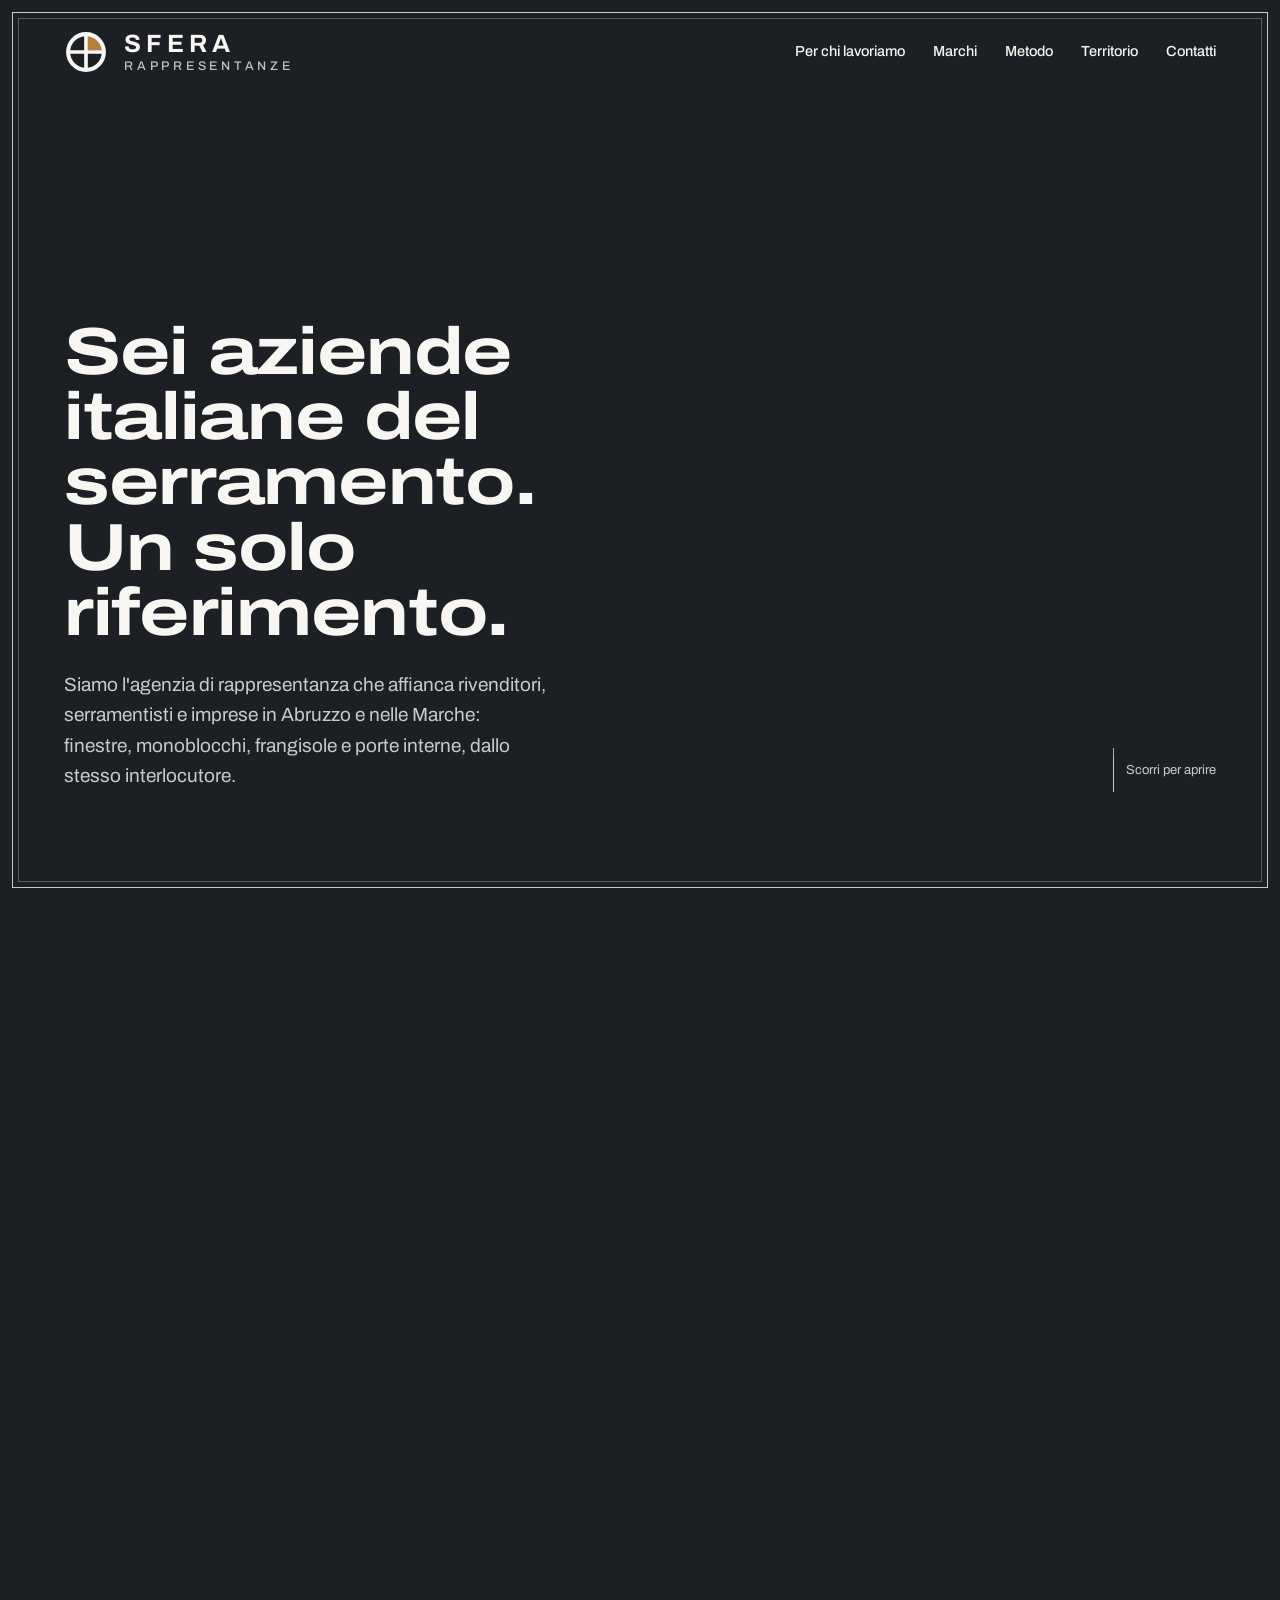
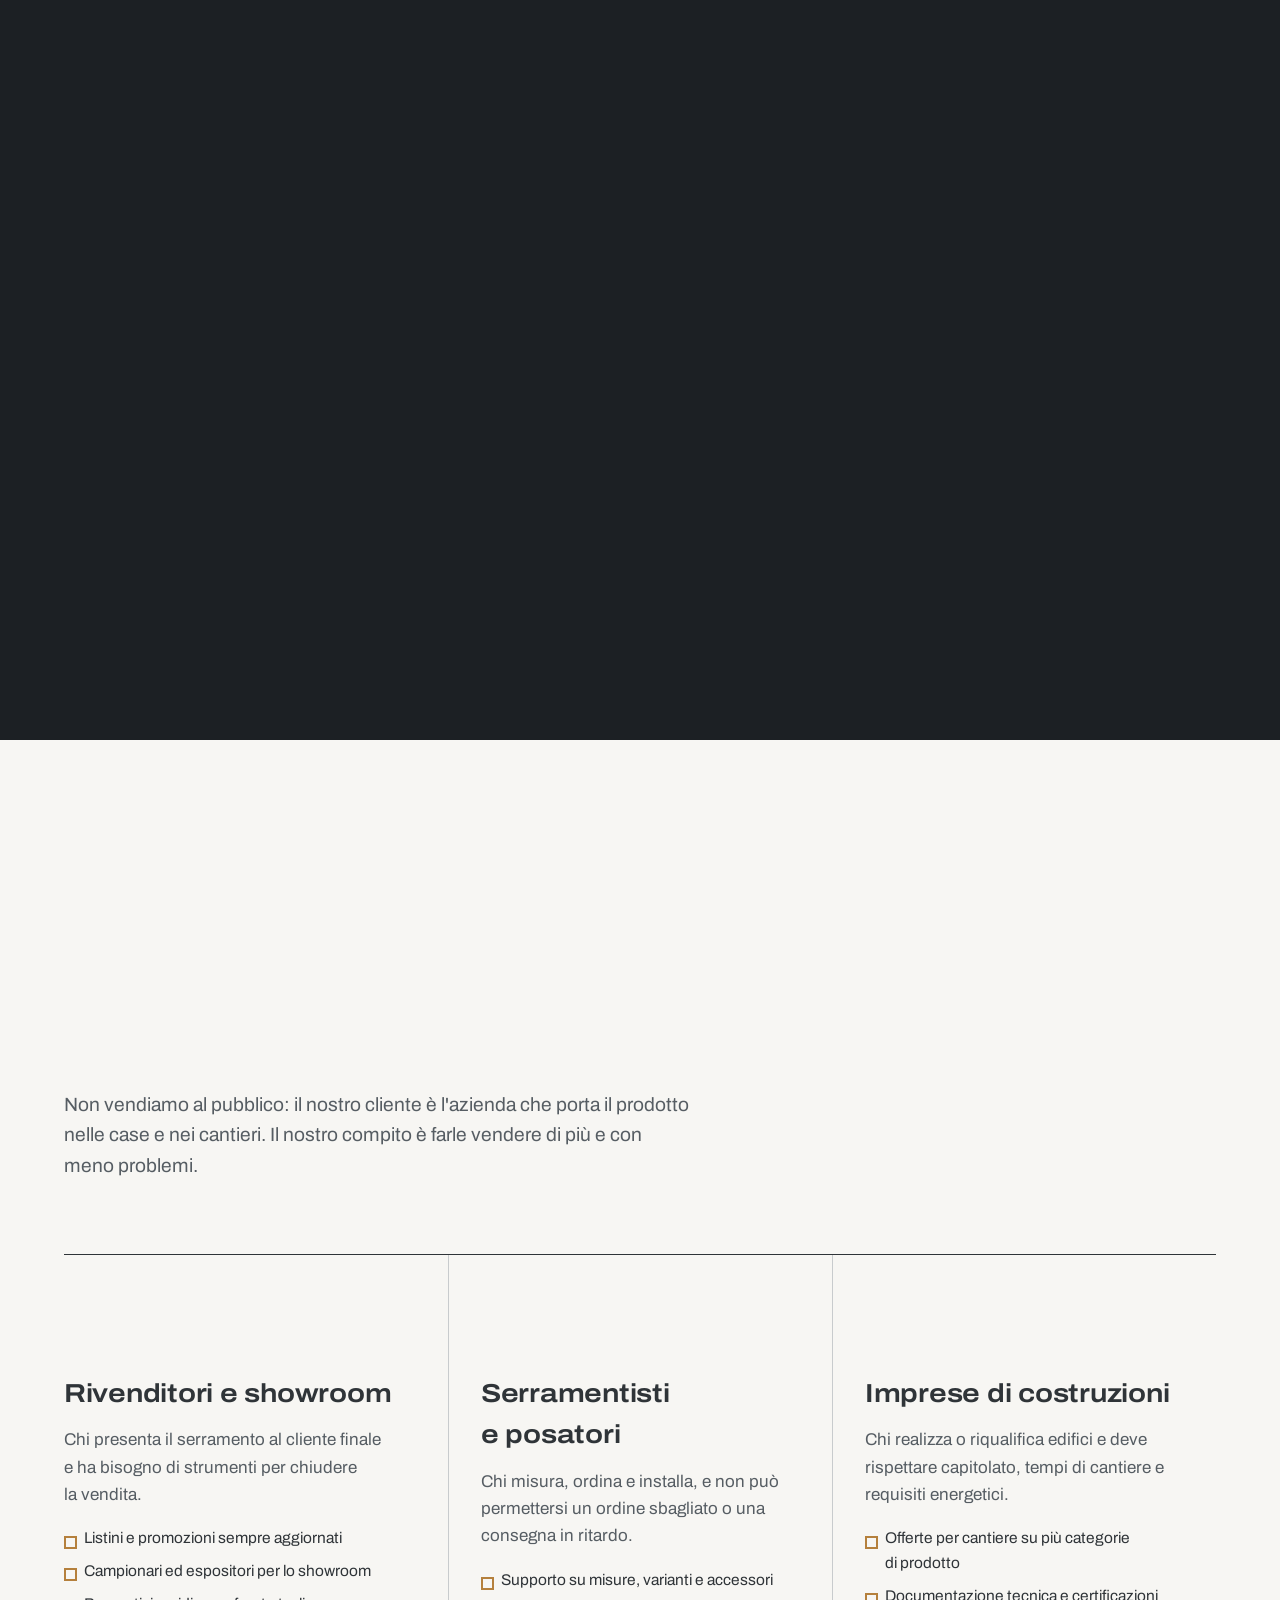
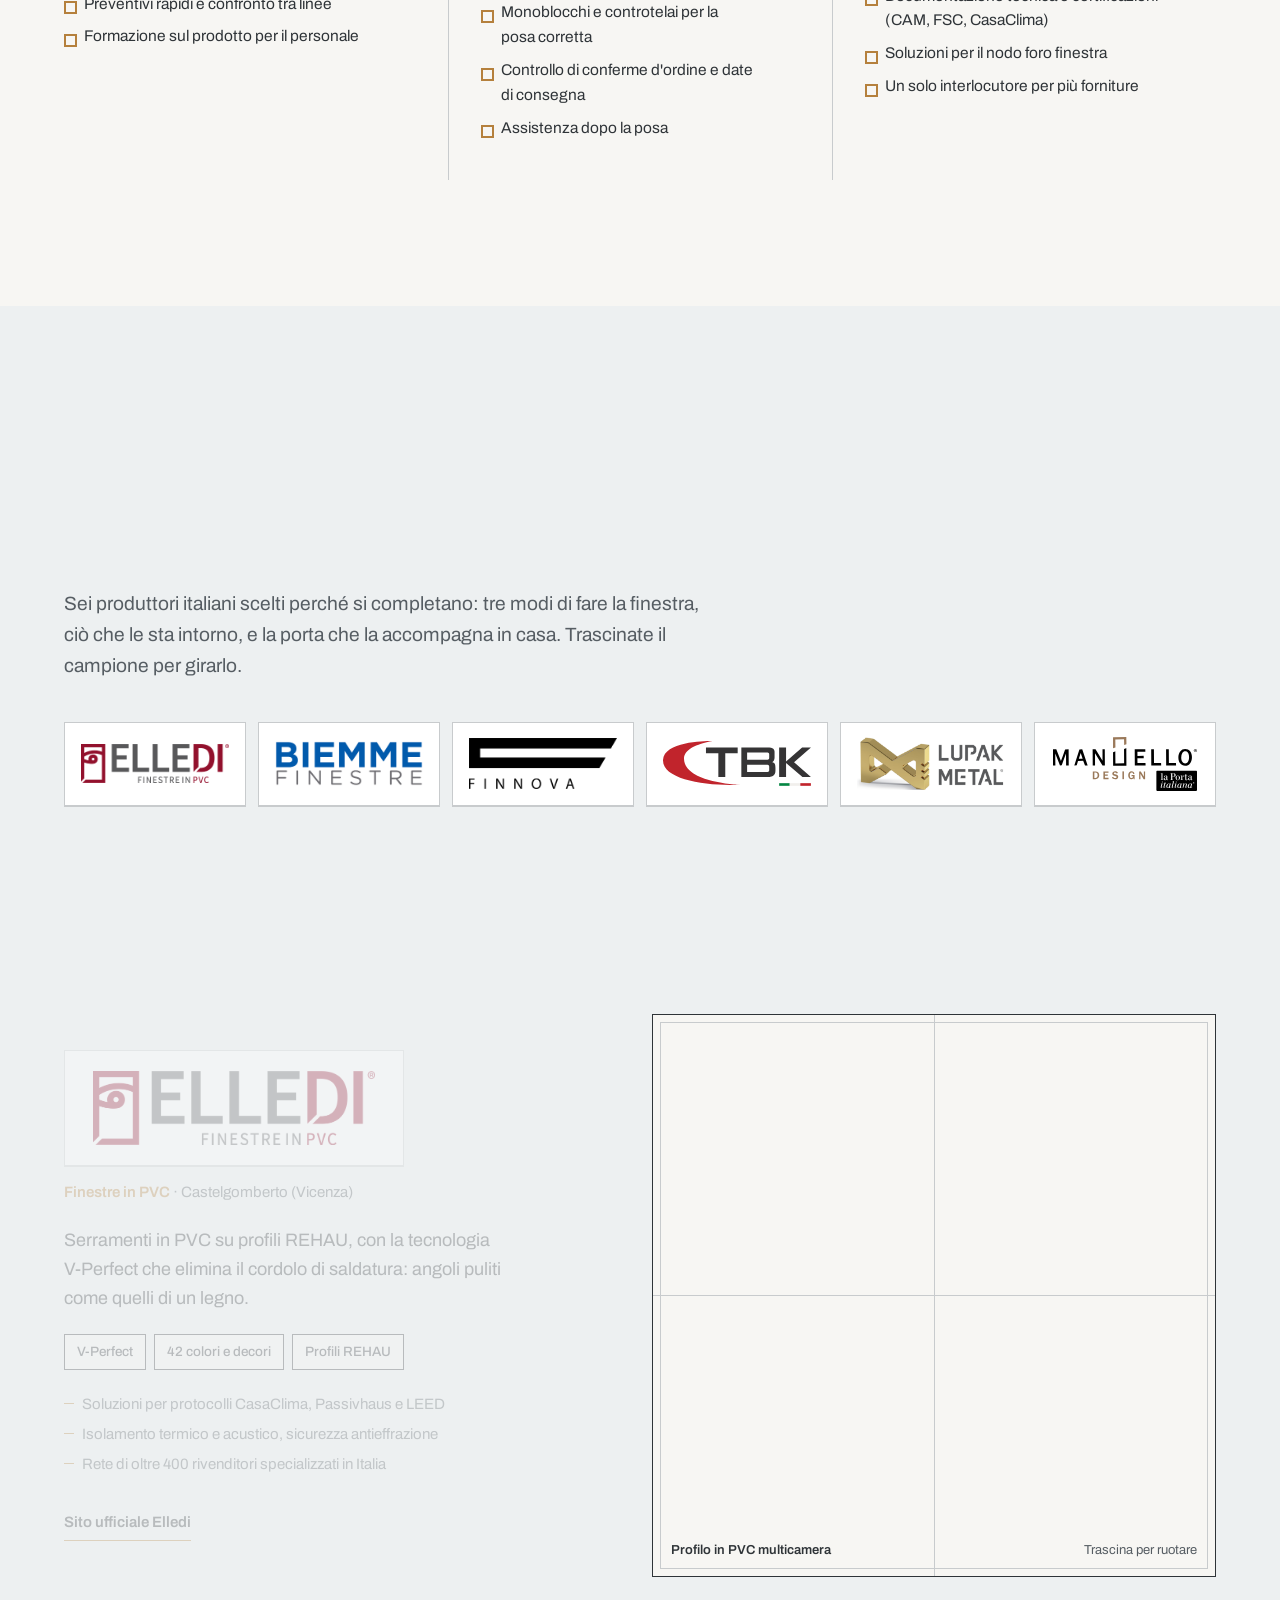
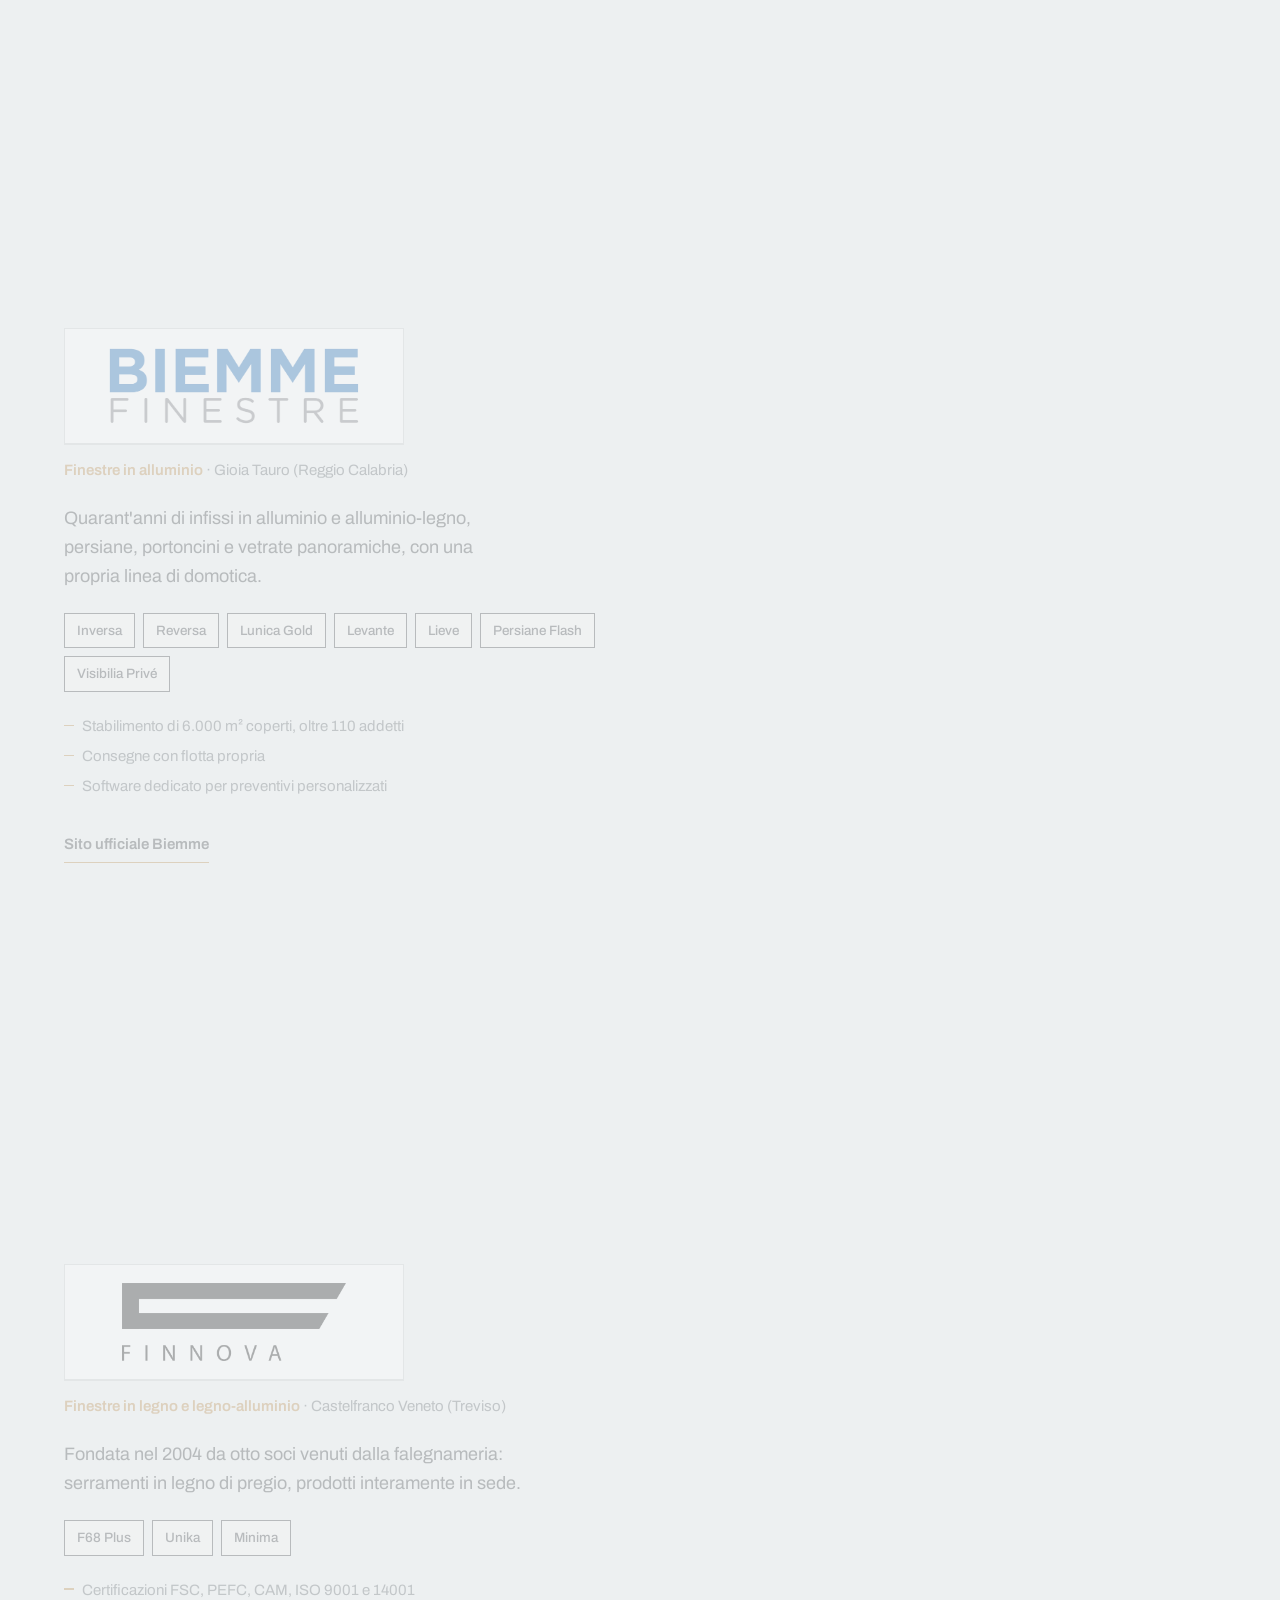
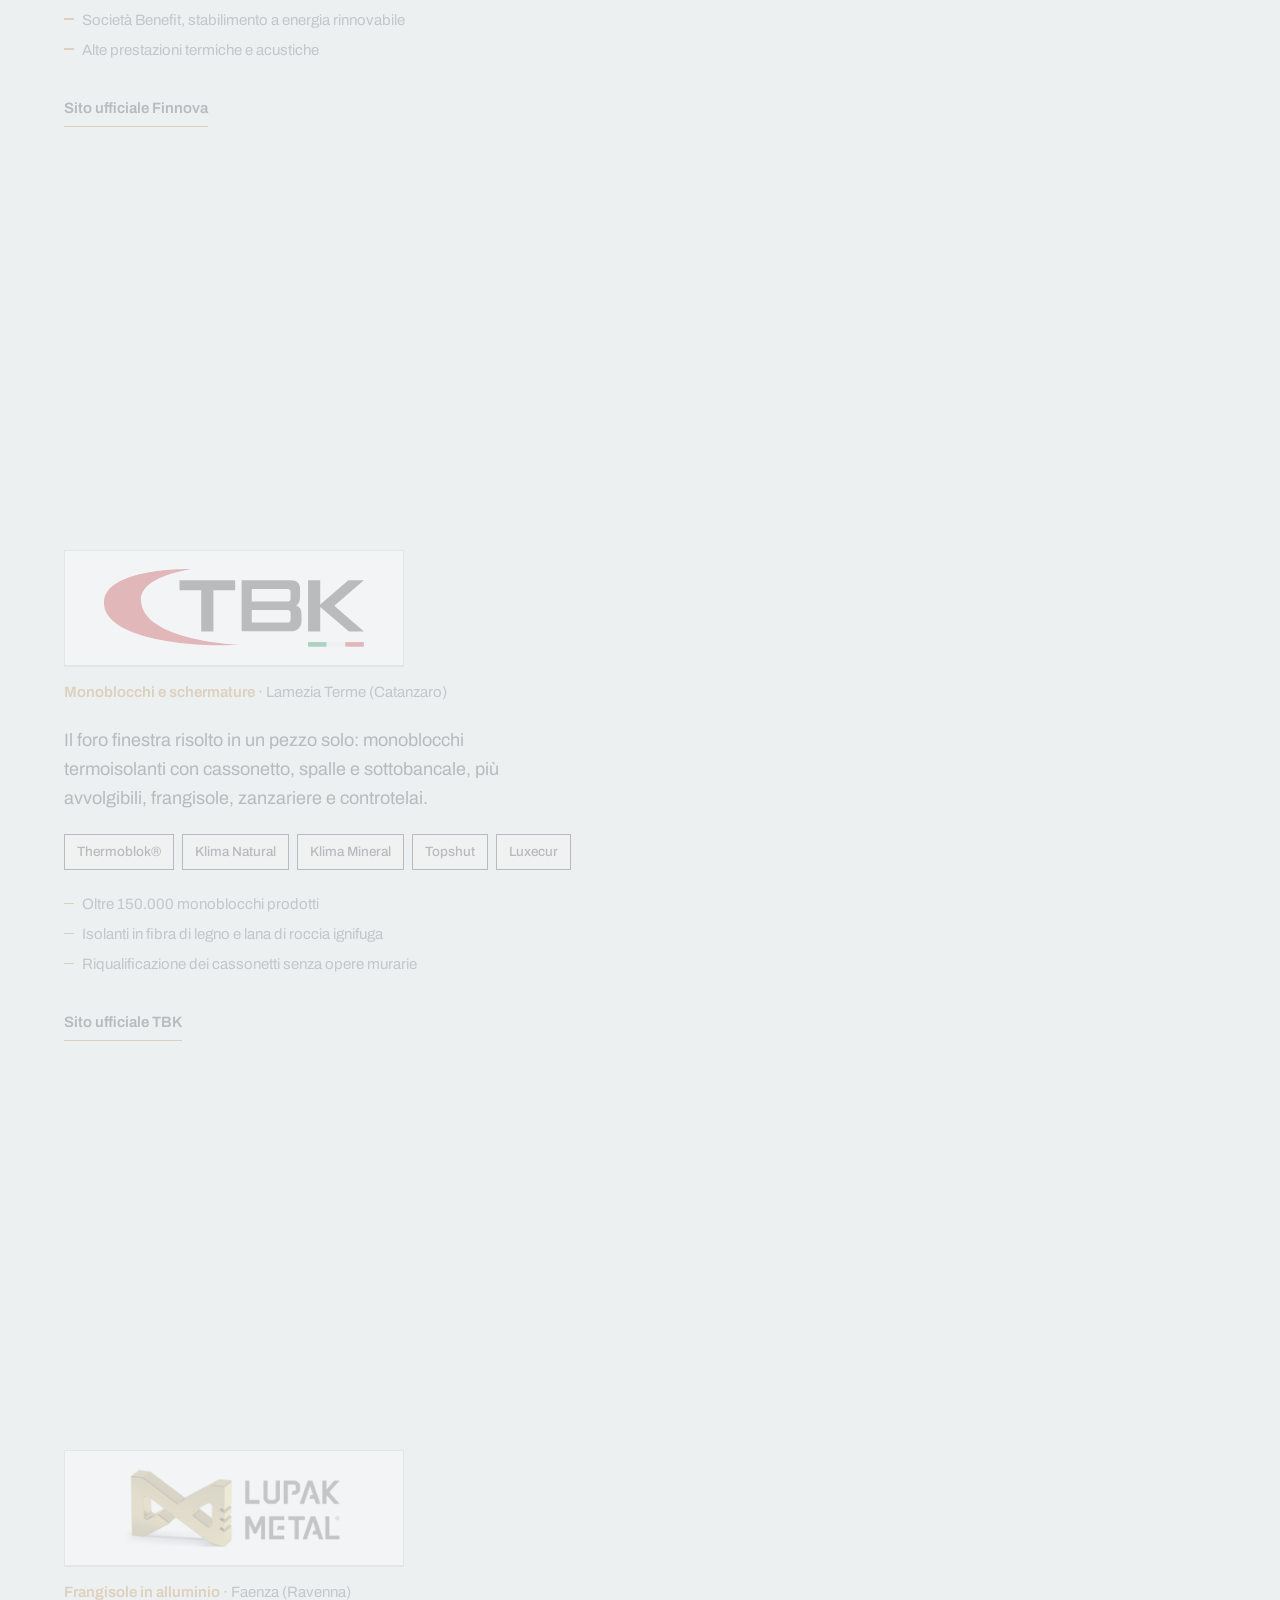
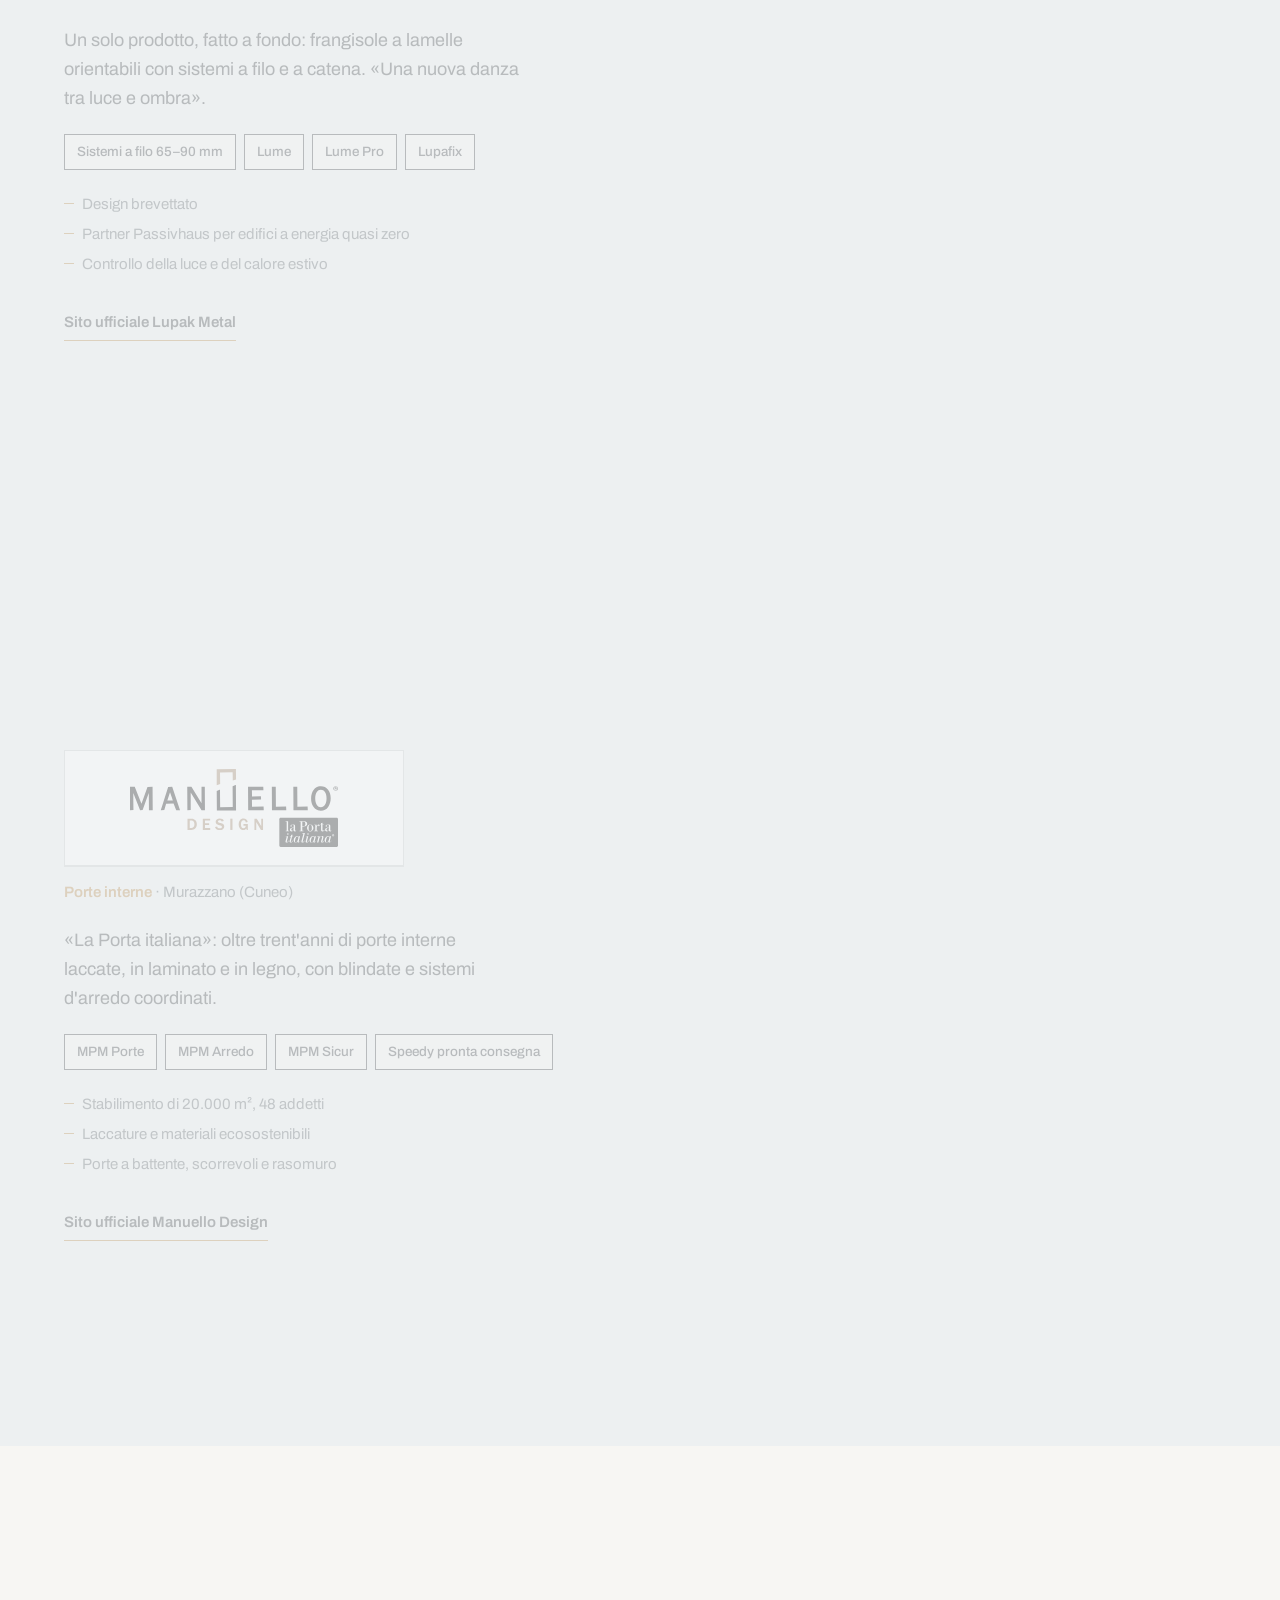
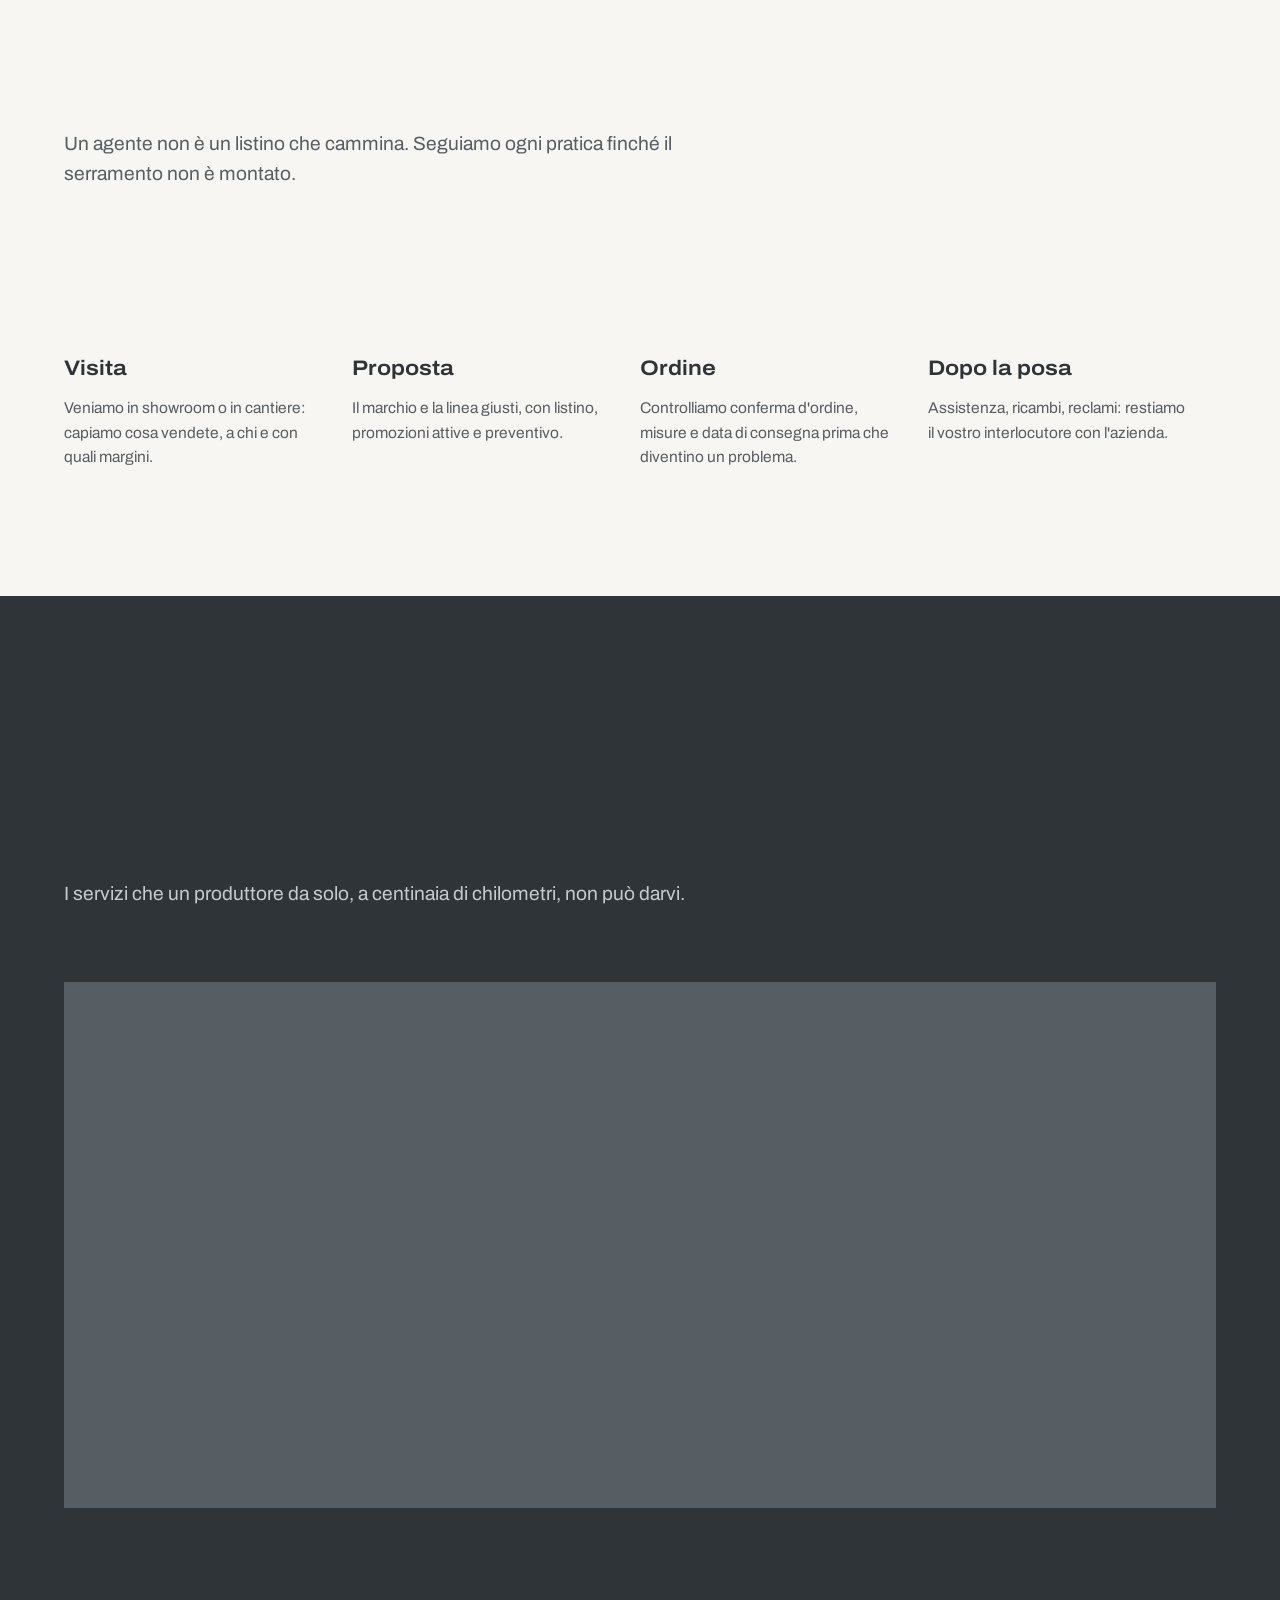
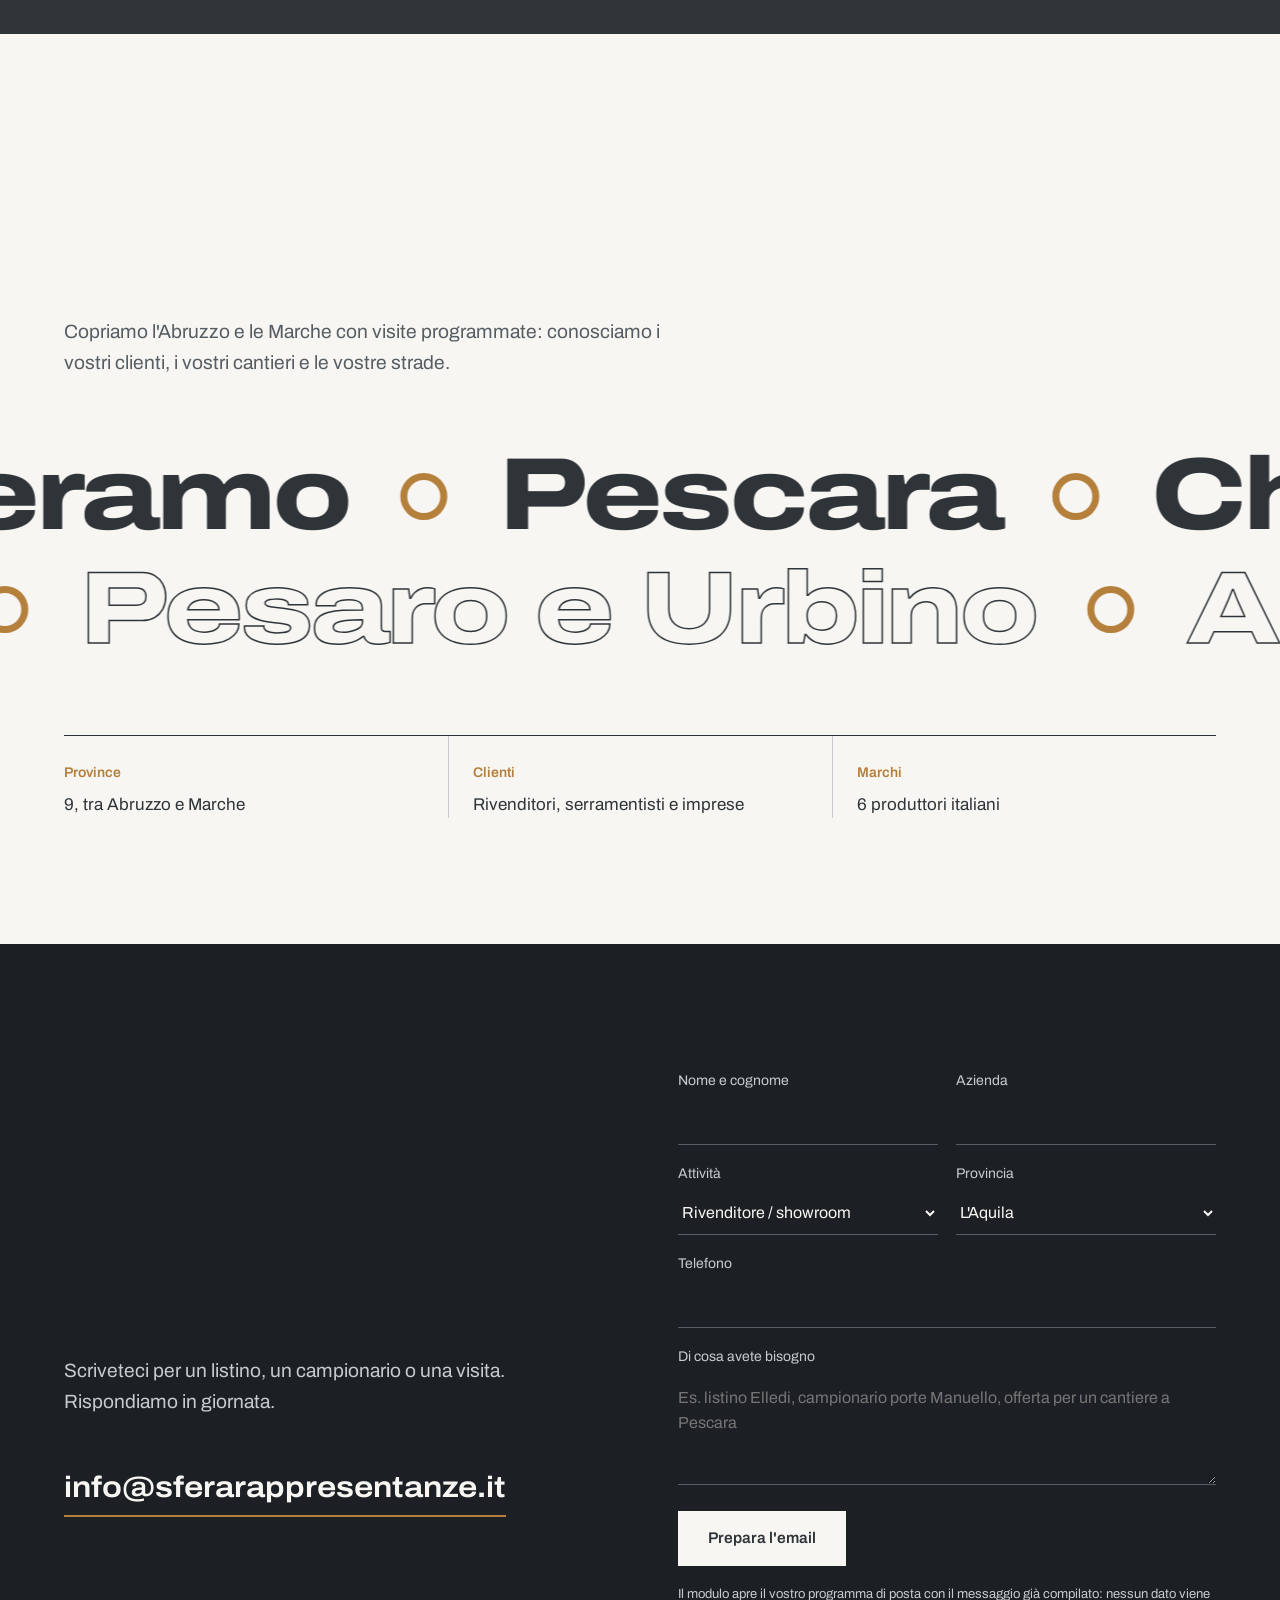
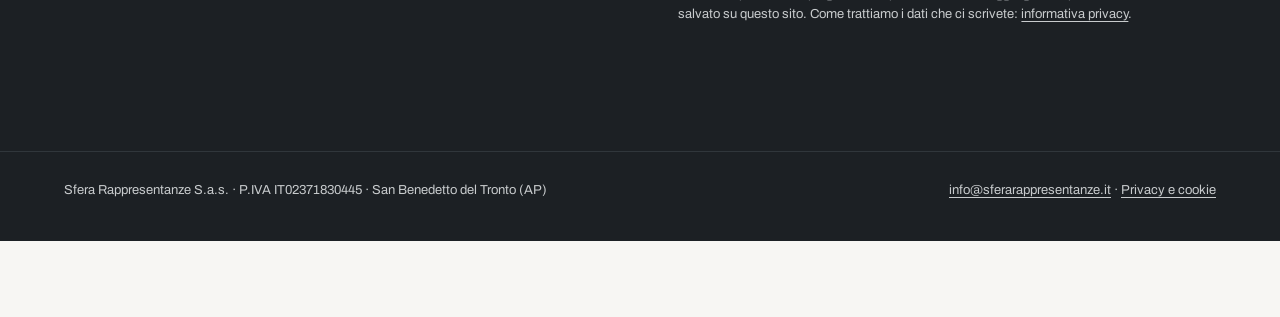
<file: anteprima-k7q2/index.html>
<!DOCTYPE html>
<html lang="it"><head><meta charset="UTF-8">
<!-- Vecchio indirizzo della bozza (24-25/09/2026): il sito ora è pubblico, si rimanda alla pagina vera -->
<meta name="robots" content="noindex">
<link rel="canonical" href="https://www.sferarappresentanze.it/">
<meta http-equiv="refresh" content="0; url=/">
<title>Sfera Rappresentanze</title></head>
<body><p><a href="/">Vai al sito di Sfera Rappresentanze</a></p></body></html>
</file>
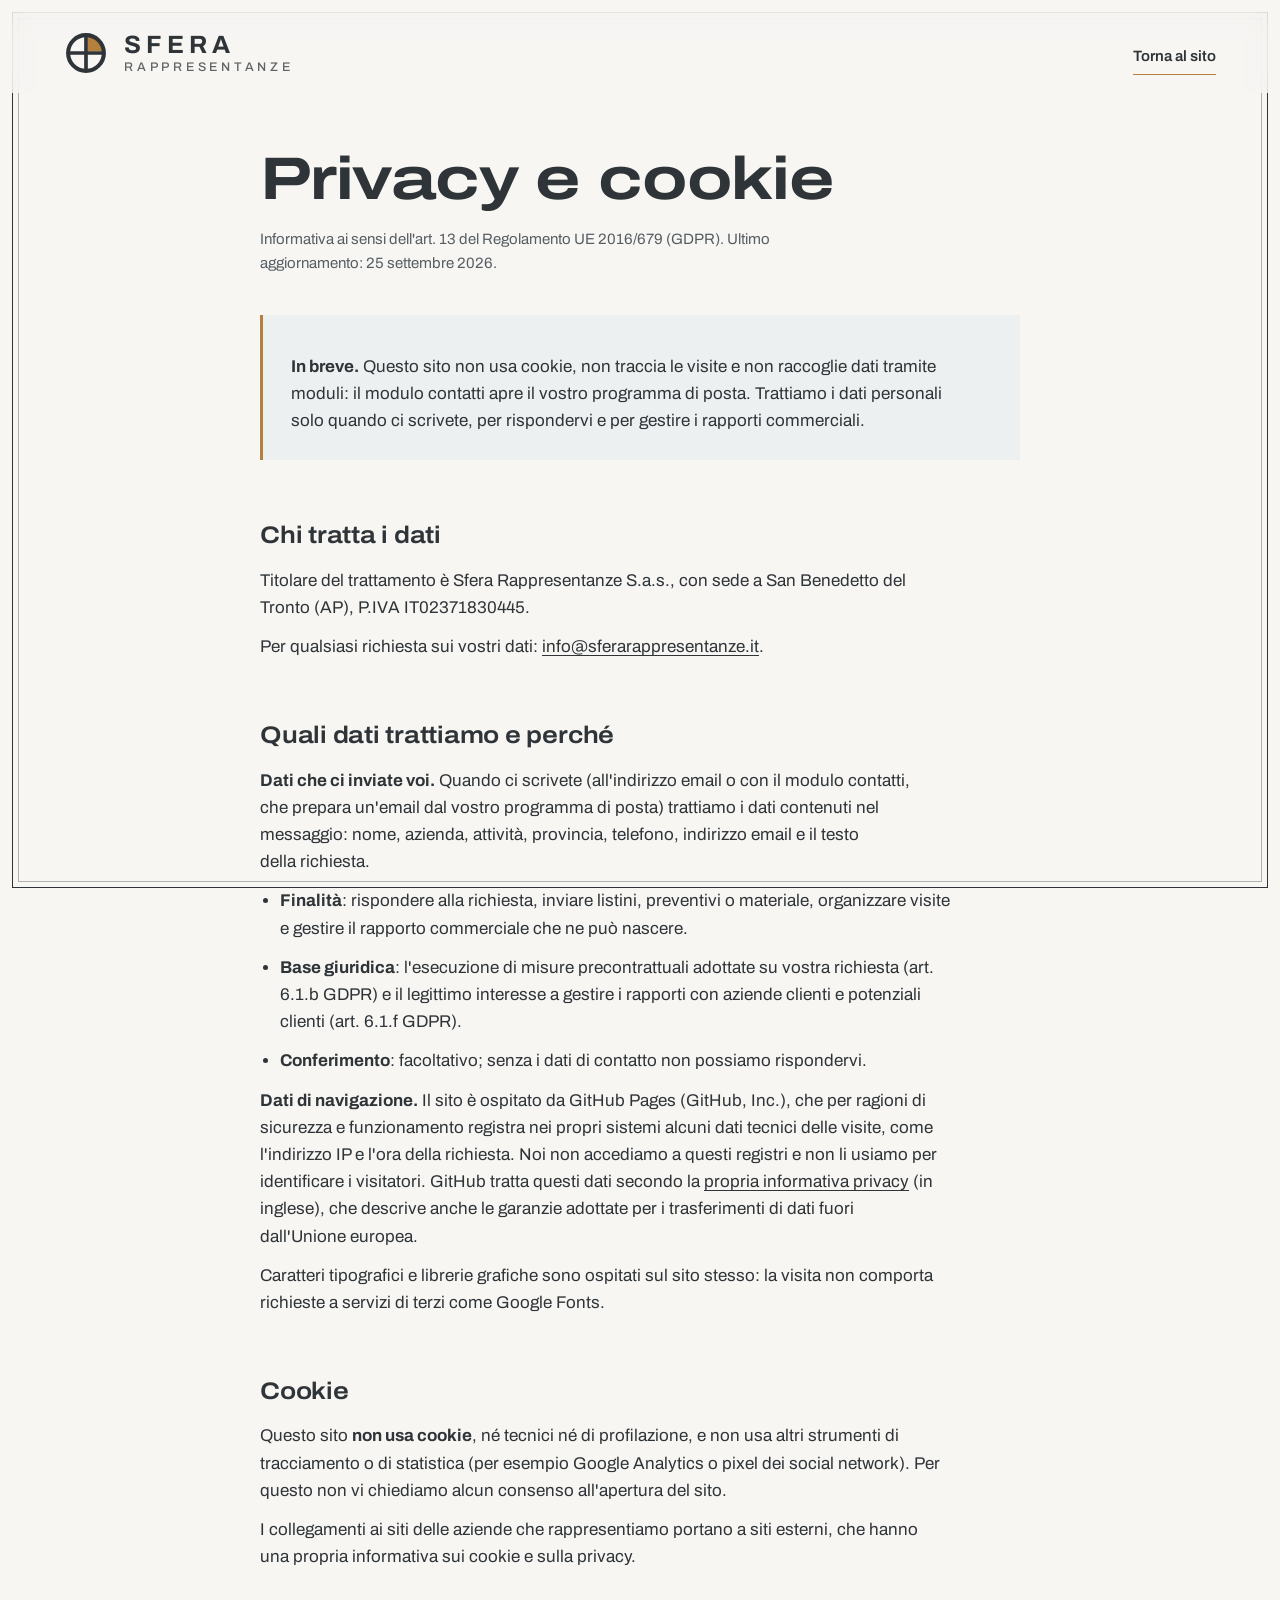
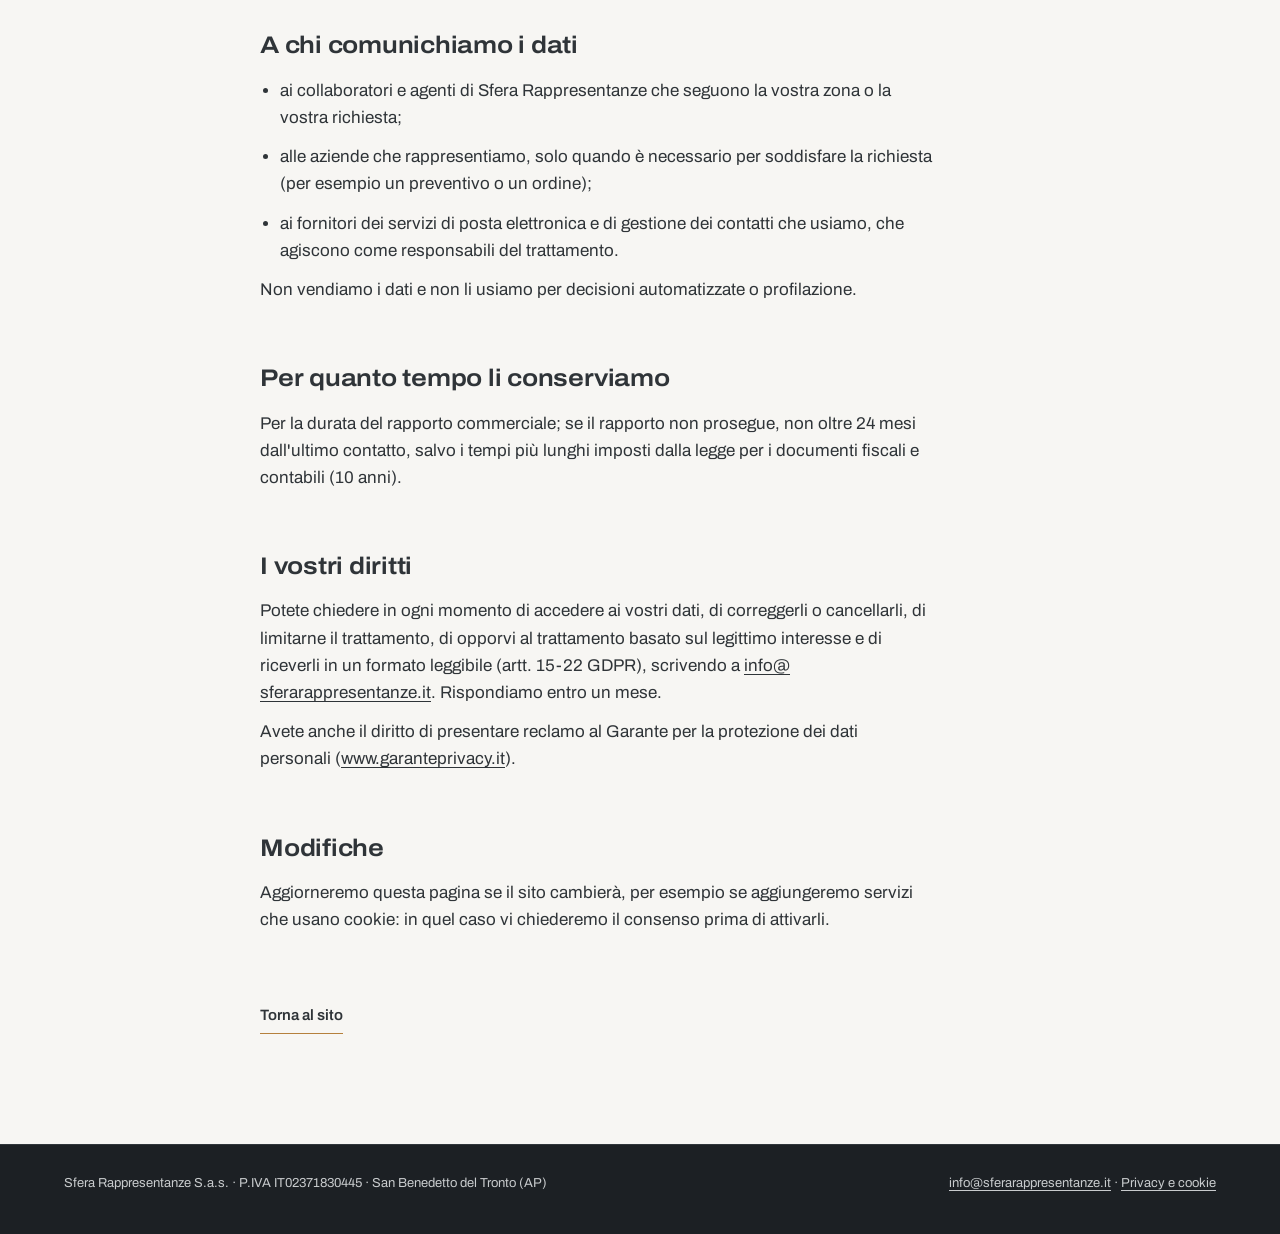
<file: privacy.html>
<!DOCTYPE html>
<html lang="it">
<head>
<meta charset="UTF-8">
<meta name="viewport" content="width=device-width, initial-scale=1.0">
<link rel="canonical" href="https://www.sferarappresentanze.it/privacy.html">
<title>Privacy e cookie — Sfera Rappresentanze</title>
<meta name="description" content="Informativa sul trattamento dei dati personali e sui cookie del sito di Sfera Rappresentanze.">
<link rel="icon" href="risorse/logo/sfera-simbolo.svg" type="image/svg+xml">
<link rel="apple-touch-icon" href="risorse/logo/png/sfera-icona-180.png">
<link rel="stylesheet" href="risorse/font/archivo.css">
<link rel="stylesheet" href="sito.css">
<style>
  .informativa { padding: 150px var(--gutter) 110px; }
  .informativa .contenuto { max-width: 760px; }
  .informativa h1 { font-size: clamp(36px, 5vw, 60px); }
  .informativa .aggiornamento { margin-top: 18px; color: var(--grafite); font-size: 15px; }
  .informativa .sintesi {
    margin-top: 40px; padding: 26px 28px;
    background: var(--vetro); border-left: 3px solid var(--rovere);
  }
  .informativa .sintesi p + p { margin-top: 10px; }
  .informativa h2 {
    margin-top: 56px; font-size: 24px; max-width: none;
    font-variation-settings: 'wdth' 112; font-weight: 650; letter-spacing: -0.01em;
  }
  .informativa p, .informativa li { margin-top: 12px; max-width: 68ch; }
  .informativa ul { padding-left: 20px; }
  .informativa a { color: var(--antracite); text-underline-offset: 3px; }
  .informativa a:hover { color: var(--rovere); }
  .torna { font-size: 15px; font-weight: 600; text-decoration: none; border-bottom: 1.5px solid var(--rovere); display: inline-block; padding: 14px 0 6px; }
</style>
</head>
<body class="su-chiaro">
<div class="telaio" aria-hidden="true"></div>

<nav class="barra compatta" aria-label="Navigazione">
  <a class="marchio" href="./">
    <svg class="sfera-glifo" viewBox="0 0 48 48" aria-hidden="true"><path d="M26 6.1A18 18 0 0 1 41.9 22H26Z" fill="#B5803C"/><circle cx="24" cy="24" r="19.5" fill="none" stroke="currentColor" stroke-width="4.5"/><path d="M24 5v38M5 24h38" fill="none" stroke="currentColor" stroke-width="4"/></svg>
    <span class="marchio-testo">SFERA<small>RAPPRESENTANZE</small></span>
  </a>
  <a class="torna" href="./">Torna al sito</a>
</nav>

<main class="informativa">
  <div class="contenuto">
    <h1 class="titolo-largo">Privacy e cookie</h1>
    <p class="aggiornamento">Informativa ai sensi dell'art. 13 del Regolamento UE 2016/679 (GDPR). Ultimo aggiornamento: 25 settembre 2026.</p>

    <div class="sintesi">
      <p><strong>In breve.</strong> Questo sito non usa cookie, non traccia le visite e non raccoglie dati tramite moduli: il modulo contatti apre il vostro programma di posta. Trattiamo i dati personali solo quando ci scrivete, per rispondervi e per gestire i rapporti commerciali.</p>
    </div>

    <h2>Chi tratta i dati</h2>
    <p>Titolare del trattamento è Sfera Rappresentanze S.a.s., con sede a San Benedetto del Tronto (AP), P.IVA IT02371830445.</p>
    <p>Per qualsiasi richiesta sui vostri dati: <a href="mailto:info@sferarappresentanze.it">info@<wbr>sferarappresentanze.it</a>.</p>

    <h2>Quali dati trattiamo e perché</h2>
    <p><strong>Dati che ci inviate voi.</strong> Quando ci scrivete (all'indirizzo email o con il modulo contatti, che prepara un'email dal vostro programma di posta) trattiamo i dati contenuti nel messaggio: nome, azienda, attività, provincia, telefono, indirizzo email e il testo della richiesta.</p>
    <ul>
      <li><strong>Finalità</strong>: rispondere alla richiesta, inviare listini, preventivi o materiale, organizzare visite e gestire il rapporto commerciale che ne può nascere.</li>
      <li><strong>Base giuridica</strong>: l'esecuzione di misure precontrattuali adottate su vostra richiesta (art. 6.1.b GDPR) e il legittimo interesse a gestire i rapporti con aziende clienti e potenziali clienti (art. 6.1.f GDPR).</li>
      <li><strong>Conferimento</strong>: facoltativo; senza i dati di contatto non possiamo rispondervi.</li>
    </ul>
    <p><strong>Dati di navigazione.</strong> Il sito è ospitato da GitHub Pages (GitHub, Inc.), che per ragioni di sicurezza e funzionamento registra nei propri sistemi alcuni dati tecnici delle visite, come l'indirizzo IP e l'ora della richiesta. Noi non accediamo a questi registri e non li usiamo per identificare i visitatori. GitHub tratta questi dati secondo la <a href="https://docs.github.com/en/site-policy/privacy-policies/github-general-privacy-statement" target="_blank" rel="noopener">propria informativa privacy</a> (in inglese), che descrive anche le garanzie adottate per i trasferimenti di dati fuori dall'Unione europea.</p>
    <p>Caratteri tipografici e librerie grafiche sono ospitati sul sito stesso: la visita non comporta richieste a servizi di terzi come Google Fonts.</p>

    <h2>Cookie</h2>
    <p>Questo sito <strong>non usa cookie</strong>, né tecnici né di profilazione, e non usa altri strumenti di tracciamento o di statistica (per esempio Google Analytics o pixel dei social network). Per questo non vi chiediamo alcun consenso all'apertura del sito.</p>
    <p>I collegamenti ai siti delle aziende che rappresentiamo portano a siti esterni, che hanno una propria informativa sui cookie e sulla privacy.</p>

    <h2>A chi comunichiamo i dati</h2>
    <ul>
      <li>ai collaboratori e agenti di Sfera Rappresentanze che seguono la vostra zona o la vostra richiesta;</li>
      <li>alle aziende che rappresentiamo, solo quando è necessario per soddisfare la richiesta (per esempio un preventivo o un ordine);</li>
      <li>ai fornitori dei servizi di posta elettronica e di gestione dei contatti che usiamo, che agiscono come responsabili del trattamento.</li>
    </ul>
    <p>Non vendiamo i dati e non li usiamo per decisioni automatizzate o profilazione.</p>

    <h2>Per quanto tempo li conserviamo</h2>
    <p>Per la durata del rapporto commerciale; se il rapporto non prosegue, non oltre 24 mesi dall'ultimo contatto, salvo i tempi più lunghi imposti dalla legge per i documenti fiscali e contabili (10 anni).</p>

    <h2>I vostri diritti</h2>
    <p>Potete chiedere in ogni momento di accedere ai vostri dati, di correggerli o cancellarli, di limitarne il trattamento, di opporvi al trattamento basato sul legittimo interesse e di riceverli in un formato leggibile (artt. 15-22 GDPR), scrivendo a <a href="mailto:info@sferarappresentanze.it">info@<wbr>sferarappresentanze.it</a>. Rispondiamo entro un mese.</p>
    <p>Avete anche il diritto di presentare reclamo al Garante per la protezione dei dati personali (<a href="https://www.garanteprivacy.it" target="_blank" rel="noopener">www.garanteprivacy.it</a>).</p>

    <h2>Modifiche</h2>
    <p>Aggiorneremo questa pagina se il sito cambierà, per esempio se aggiungeremo servizi che usano cookie: in quel caso vi chiederemo il consenso prima di attivarli.</p>

    <p style="margin-top:56px"><a class="torna" href="./">Torna al sito</a></p>
  </div>
</main>

<footer>
  <div class="contenuto">
    <span><span class="unito">Sfera Rappresentanze S.a.s.</span> · <span class="unito">P.IVA IT02371830445</span> · <span class="unito">San Benedetto del Tronto (AP)</span></span>
    <span><a href="mailto:info@sferarappresentanze.it">info@<wbr>sferarappresentanze.it</a> · <a class="unito" href="privacy.html">Privacy e cookie</a></span>
  </div>
</footer>
</body>
</html>
</file>
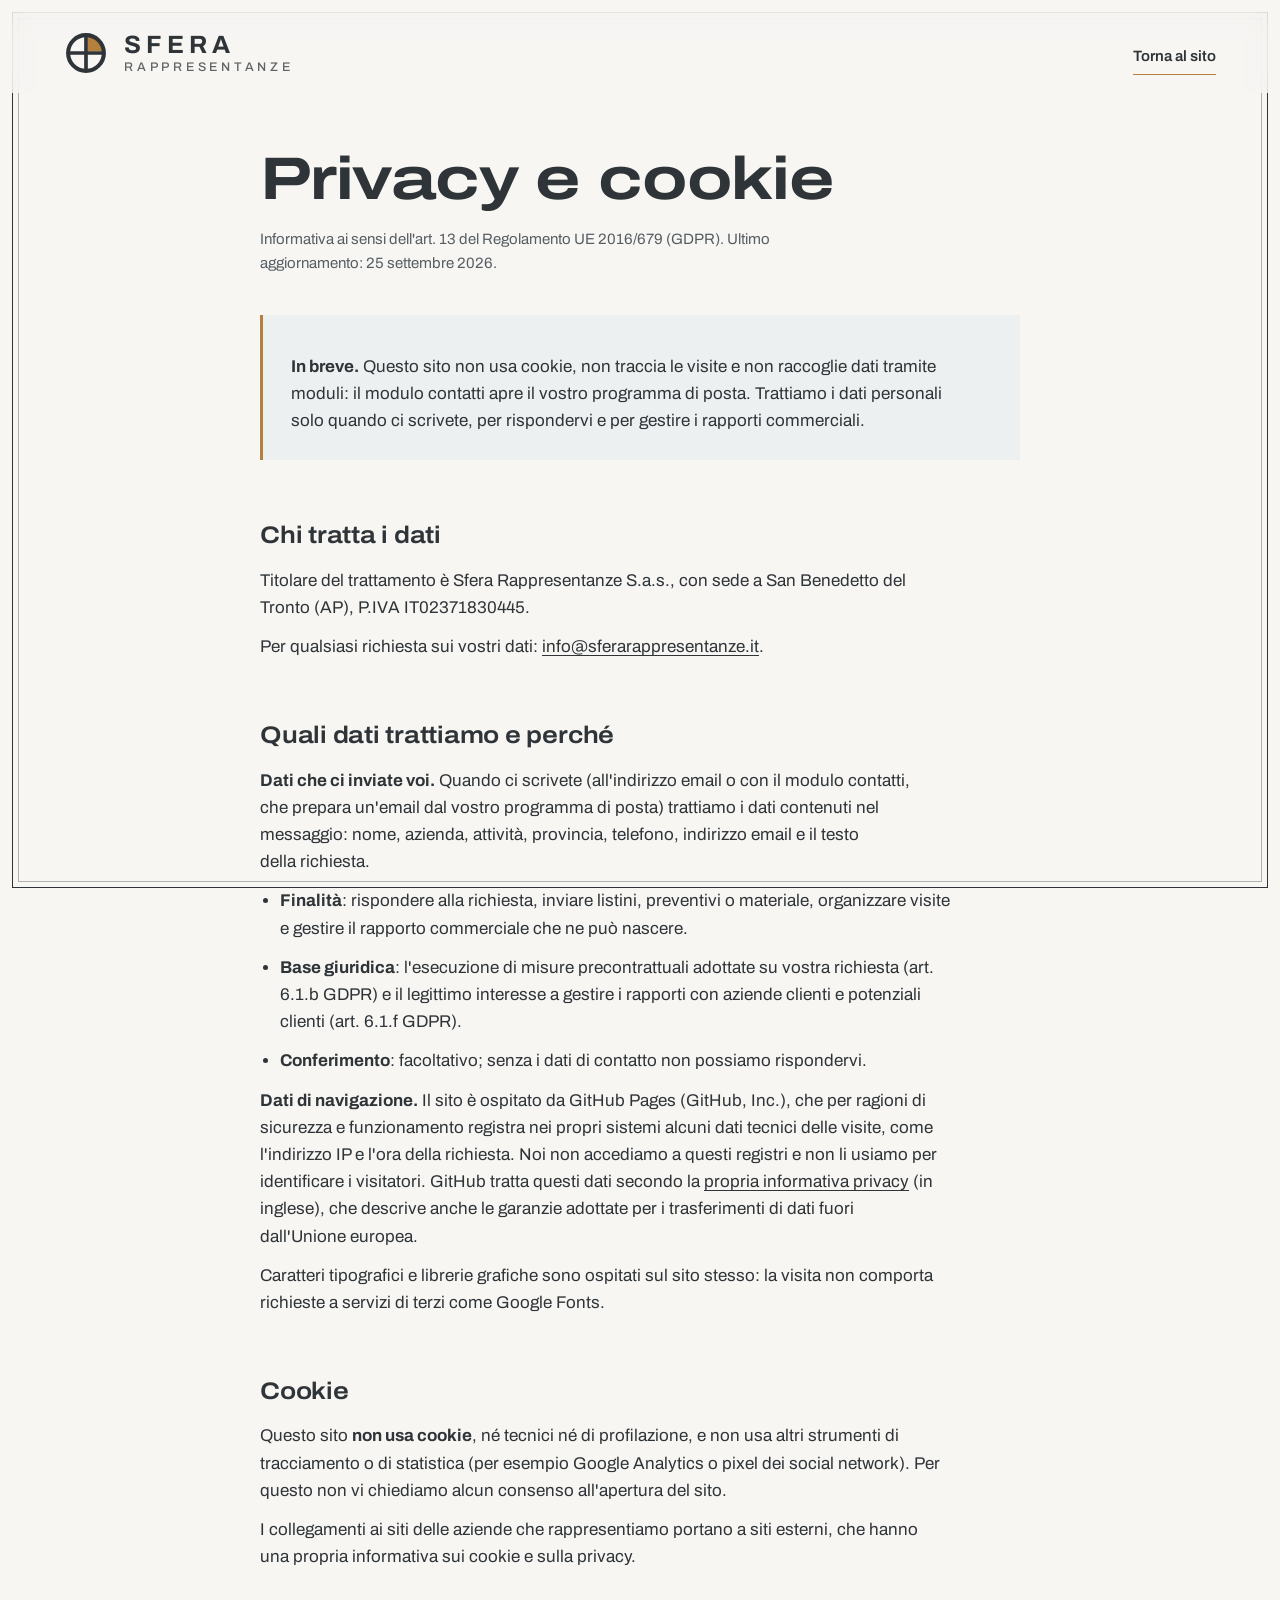
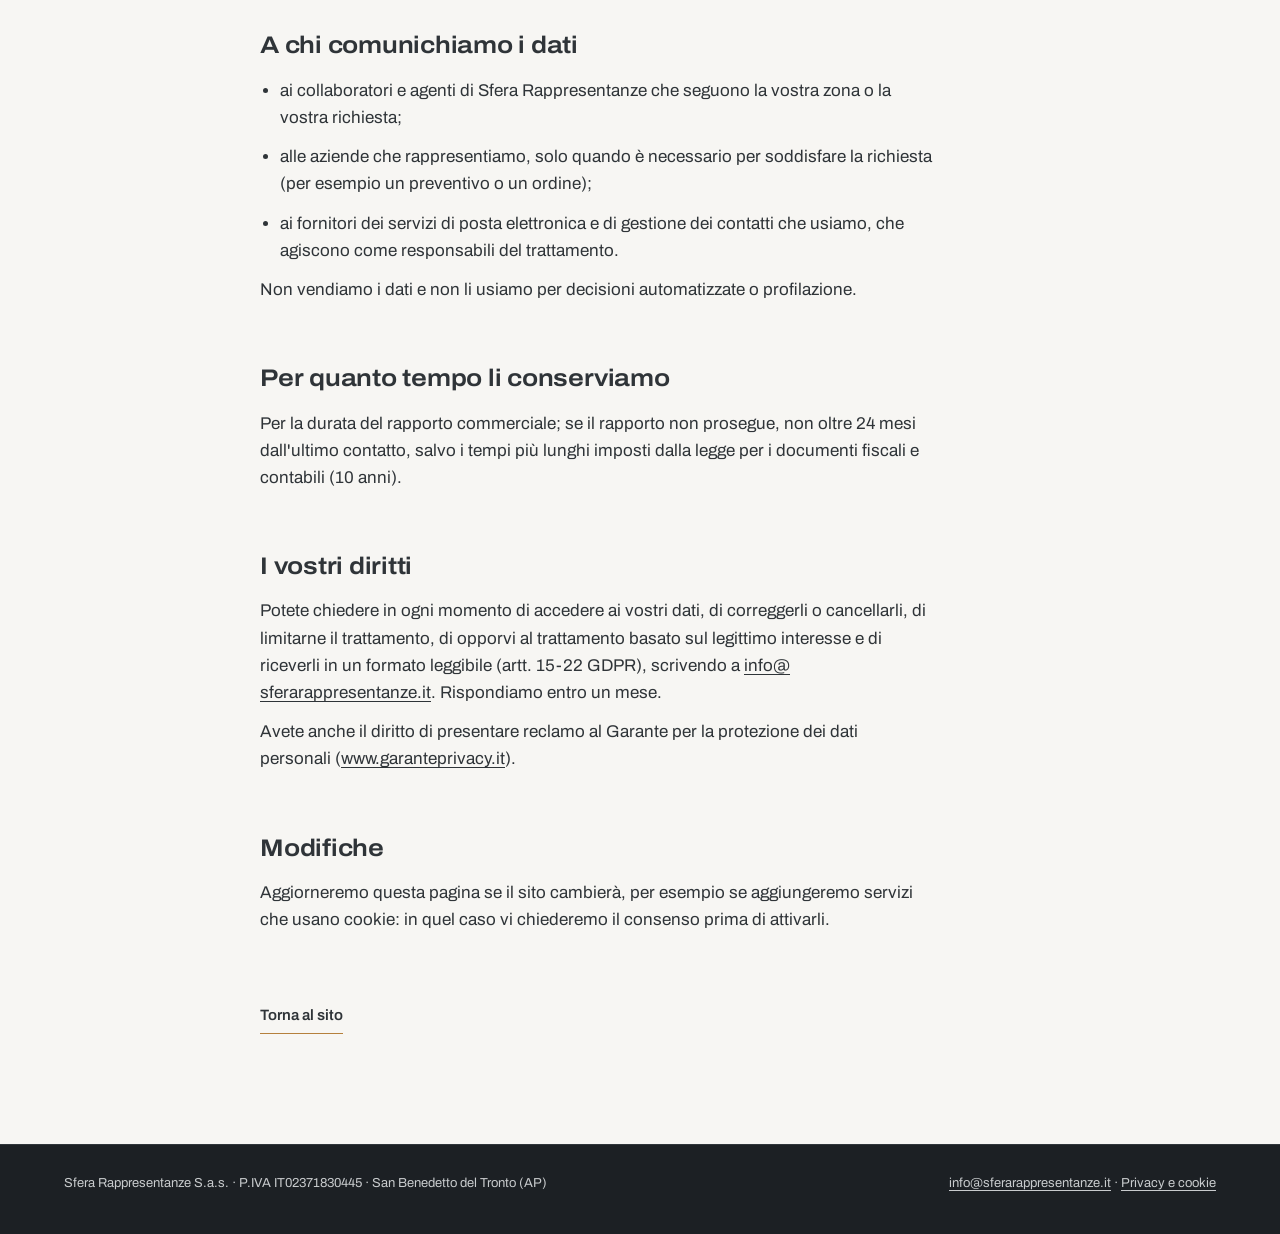
<file: anteprima-k7q2/privacy.html>
<!DOCTYPE html>
<html lang="it"><head><meta charset="UTF-8">
<!-- Vecchio indirizzo della bozza (24-25/09/2026): il sito ora è pubblico, si rimanda alla pagina vera -->
<meta name="robots" content="noindex">
<link rel="canonical" href="https://www.sferarappresentanze.it/privacy.html">
<meta http-equiv="refresh" content="0; url=/privacy.html">
<title>Sfera Rappresentanze</title></head>
<body><p><a href="/privacy.html">Vai al sito di Sfera Rappresentanze</a></p></body></html>
</file>
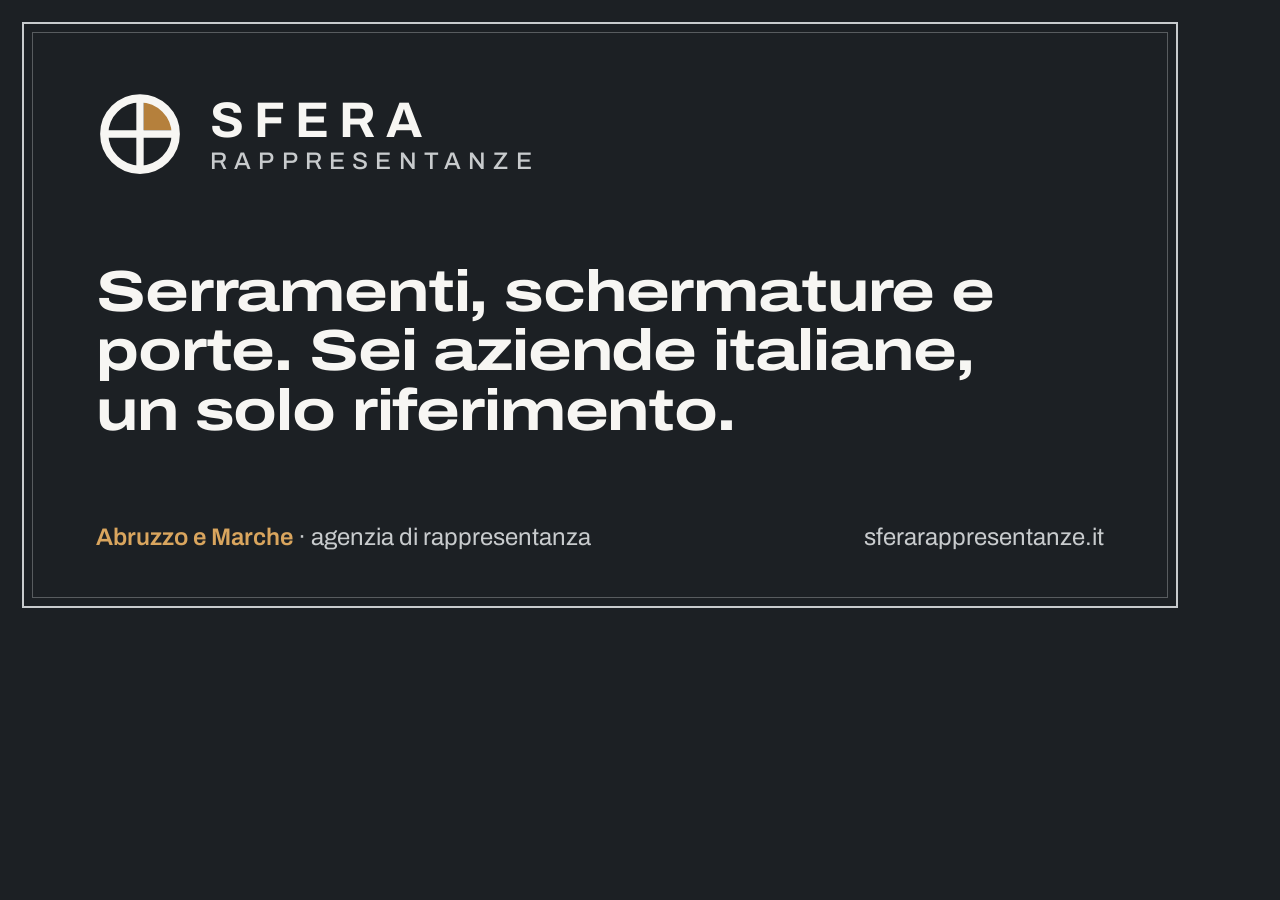
<file: strumenti/anteprima_social.html>
<!doctype html>
<!-- Sorgente dell'immagine di anteprima per i social (1200x630): python strumenti/esporta_anteprima_social.py -->
<html lang="it"><head><meta charset="utf-8">
<link rel="stylesheet" href="../risorse/font/archivo.css">
<style>
  * { margin: 0; padding: 0; box-sizing: border-box; }
  body { width: 1200px; height: 630px; background: #1C2024; color: #F7F6F3; font-family: 'Archivo', sans-serif; position: relative; overflow: hidden; }
  .telaio { position: absolute; inset: 22px; border: 2px solid #C8CBCD; }
  .telaio::after { content: ""; position: absolute; inset: 8px; border: 1px solid #C8CBCD; opacity: .35; }
  .dentro { position: absolute; left: 96px; right: 96px; top: 90px; bottom: 80px; display: flex; flex-direction: column; justify-content: space-between; }
  .marchio { display: flex; align-items: center; gap: 26px; }
  .marchio svg { width: 88px; height: 88px; }
  .scritta { font-weight: 700; font-size: 50px; letter-spacing: .2em; line-height: 1.1; }
  .scritta small { display: block; font-weight: 500; font-size: 24px; letter-spacing: .3em; color: #C8CBCD; }
  h1 { font-variation-settings: 'wdth' 125; font-weight: 700; font-size: 58px; line-height: 1.02; letter-spacing: -0.02em; max-width: 960px; }
  .piede { font-size: 24px; color: #C8CBCD; display: flex; justify-content: space-between; }
  .piede b { color: #D9A55E; font-weight: 600; }
</style></head><body>
<div class="telaio"></div>
<div class="dentro">
  <div class="marchio">
    <svg viewBox="0 0 48 48"><path d="M26 6.1A18 18 0 0 1 41.9 22H26Z" fill="#B5803C"/><circle cx="24" cy="24" r="19.5" fill="none" stroke="#F7F6F3" stroke-width="4.5"/><path d="M24 5v38M5 24h38" fill="none" stroke="#F7F6F3" stroke-width="4"/></svg>
    <span class="scritta">SFERA<small>RAPPRESENTANZE</small></span>
  </div>
  <h1>Serramenti, schermature e porte. Sei aziende italiane, un solo riferimento.</h1>
  <div class="piede"><span><b>Abruzzo e Marche</b> · agenzia di rappresentanza</span><span>sferarappresentanze.it</span></div>
</div>
</body></html>
</file>
<file: risorse/font/archivo.css>
/* Archivo (SIL Open Font License 1.1, vedi OFL.txt) — ospitato in casa: nessuna richiesta a Google */
/* latin-ext */
@font-face {
  font-family: 'Archivo';
  font-style: normal;
  font-weight: 100 900;
  font-stretch: 62% 125%;
  font-display: swap;
  src: url(archivo-latin-ext.woff2) format('woff2');
  unicode-range: U+0100-02BA, U+02BD-02C5, U+02C7-02CC, U+02CE-02D7, U+02DD-02FF, U+0304, U+0308, U+0329, U+1D00-1DBF, U+1E00-1E9F, U+1EF2-1EFF, U+2020, U+20A0-20AB, U+20AD-20C0, U+2113, U+2C60-2C7F, U+A720-A7FF;
}
/* latin */
@font-face {
  font-family: 'Archivo';
  font-style: normal;
  font-weight: 100 900;
  font-stretch: 62% 125%;
  font-display: swap;
  src: url(archivo-latin.woff2) format('woff2');
  unicode-range: U+0000-00FF, U+0131, U+0152-0153, U+02BB-02BC, U+02C6, U+02DA, U+02DC, U+0304, U+0308, U+0329, U+2000-206F, U+20AC, U+2122, U+2191, U+2193, U+2212, U+2215, U+FEFF, U+FFFD;
}
</file>
<file: sito.css>
/* Sfera Rappresentanze — sito (pubblicato il 25/09/2026)
   Identità: il telaio (la pagina dentro una cornice, come un serramento),
   antracite RAL 7016, alluminio, rovere, vetro. Un solo carattere, Archivo,
   usato anche in larghezza (asse wdth) per i titoli. */

:root {
  --carta: #F7F6F3;
  --vetro: #EDF0F1;
  --alluminio: #C8CBCD;
  --grafite: #565D63;
  --antracite: #2F3438;
  --notte: #1C2024;
  --rovere: #B5803C;
  --rovere-chiaro: #D9A55E;
  --cielo: #9DB6C2;

  --gutter: clamp(20px, 5vw, 64px);
  --misura: 1180px;
  --ease: cubic-bezier(.2, .7, .2, 1);
}

* { margin: 0; padding: 0; box-sizing: border-box; }
html { scroll-behavior: smooth; -webkit-text-size-adjust: 100%; }
body {
  font-family: 'Archivo', system-ui, sans-serif;
  font-variation-settings: 'wdth' 100;
  background: var(--carta);
  color: var(--antracite);
  line-height: 1.6;
  font-size: 17px;
  overflow-x: hidden;
}
img, svg, canvas { display: block; max-width: 100%; }
a { color: inherit; }
:focus-visible { outline: 2px solid var(--rovere); outline-offset: 3px; }

/* Impaginazione su telefono: righe equilibrate nei titoli, niente parola sola
   in fondo ai paragrafi, gruppi che non si spezzano (nomi, sigle, «post-vendita») */
h1, h2, h3 { text-wrap: balance; }
p, dd, li { text-wrap: pretty; }
.unito { white-space: nowrap; }

.titolo-largo {
  font-variation-settings: 'wdth' 125;
  font-weight: 700;
  letter-spacing: -0.02em;
  line-height: 0.98;
}

/* ---------- Telaio fisso: la cornice del sito ---------- */
.telaio {
  position: fixed;
  inset: 12px;
  border: 1.5px solid currentColor;
  pointer-events: none;
  z-index: 40;
  color: var(--alluminio);
  transition: color .5s var(--ease);
}
.telaio::after {
  content: "";
  position: absolute;
  inset: 5px;
  border: 1px solid currentColor;
  opacity: .35;
}
body.su-chiaro .telaio { color: var(--antracite); }

/* ---------- Barra di navigazione ---------- */
.barra {
  position: fixed;
  top: 12px; left: 12px; right: 12px;
  z-index: 50;
  display: flex;
  align-items: center;
  justify-content: space-between;
  gap: 20px;
  padding: 18px calc(var(--gutter) - 12px);
  color: var(--carta);
  transition: color .5s var(--ease), background .5s var(--ease), backdrop-filter .5s;
}
body.su-chiaro .barra { color: var(--antracite); }
.barra.compatta { background: color-mix(in srgb, var(--carta) 82%, transparent); backdrop-filter: blur(10px); color: var(--antracite); }
body:not(.su-chiaro) .barra.compatta { background: color-mix(in srgb, var(--notte) 78%, transparent); color: var(--carta); }

.marchio { display: flex; align-items: center; gap: 16px; text-decoration: none; padding: 8px 0; margin: -8px 0; }
/* Simbolo «sfera-finestra»: telaio nel colore della barra, vetro rovere */
.sfera-glifo { width: 44px; height: 44px; flex: none; }
.marchio-testo {
  font-weight: 700;
  font-size: 25px;
  letter-spacing: 0.2em;
  line-height: 1.15;
}
.marchio-testo small {
  display: block;
  font-weight: 500;
  font-size: 12.5px;
  letter-spacing: 0.3em;
  opacity: .75;
}
.menu { display: flex; gap: 28px; list-style: none; font-size: 14.5px; font-weight: 500; }
.menu a { text-decoration: none; position: relative; padding: 6px 0; }
.menu a::after {
  content: ""; position: absolute; left: 0; right: 0; bottom: 0; height: 1.5px;
  background: var(--rovere); transform: scaleX(0); transform-origin: left;
  transition: transform .35s var(--ease);
}
.menu a:hover::after, .menu a:focus-visible::after { transform: scaleX(1); }
.menu-apri {
  display: none; background: none; border: 1.5px solid currentColor; color: inherit;
  font: inherit; font-size: 14px; font-weight: 600; padding: 9px 16px; cursor: pointer;
  min-height: 44px;
}

/* ---------- Apertura: la finestra 3D ---------- */
.apertura {
  position: relative;
  height: 260vh;
  background: var(--notte);
  color: var(--carta);
}
.apertura-scena {
  position: sticky;
  top: 0;
  height: 100vh;
  height: 100svh;
  overflow: hidden;
}
#tela-finestra { position: absolute; inset: 0; width: 100%; height: 100%; }
.apertura-testo {
  position: absolute;
  left: var(--gutter);
  bottom: clamp(56px, 12vh, 120px);
  max-width: min(560px, 86vw);
  z-index: 2;
  will-change: opacity, transform;
}
.apertura-testo h1 {
  font-size: clamp(38px, 5.2vw, 78px);
}
.apertura-testo p {
  margin-top: 24px;
  font-size: clamp(16px, 1.6vw, 19px);
  color: var(--alluminio);
  max-width: 46ch;
}
.suggerimento-scorri {
  position: absolute;
  right: var(--gutter);
  bottom: clamp(56px, 12vh, 120px);
  z-index: 2;
  font-size: 13px;
  color: var(--alluminio);
  display: flex; align-items: center; gap: 12px;
}
.suggerimento-scorri span {
  width: 1.5px; height: 44px; background: var(--alluminio); position: relative; overflow: hidden;
}
.suggerimento-scorri span::after {
  content: ""; position: absolute; left: 0; top: -44px; width: 100%; height: 44px; background: var(--rovere-chiaro);
  animation: scorri 1.8s var(--ease) infinite;
}
@keyframes scorri { to { top: 44px; } }
.apertura-dopo {
  position: absolute;
  inset: 0;
  display: grid;
  place-items: center;
  text-align: center;
  padding: 0 var(--gutter);
  z-index: 2;
  opacity: 0;
  pointer-events: none;
}
.apertura-dopo p {
  font-size: clamp(30px, 4.6vw, 64px);
  max-width: 17ch;
  color: var(--carta);
  text-shadow: 0 2px 30px rgba(28, 32, 36, .45);
}

/* ---------- Sezioni generiche ---------- */
.sezione { padding: clamp(96px, 14vh, 160px) var(--gutter); }
.contenuto { max-width: var(--misura); margin: 0 auto; }
.sezione h2 {
  font-size: clamp(34px, 5vw, 68px);
  max-width: 18ch;
}
.sezione .introduzione {
  margin-top: 24px;
  font-size: clamp(17px, 1.5vw, 20px);
  color: var(--grafite);
  max-width: 58ch;
}

/* Rivela al passaggio: parole che salgono dal traverso */
.riga-rivela { display: block; overflow: hidden; padding-bottom: .06em; }
.riga-rivela > span { display: inline-block; transform: translateY(105%); transition: transform 1s var(--ease); }
.visto .riga-rivela > span { transform: none; }
.visto .riga-rivela:nth-child(2) > span { transition-delay: .08s; }
.visto .riga-rivela:nth-child(3) > span { transition-delay: .16s; }

/* ---------- Per chi lavoriamo ---------- */
.clienti-griglia {
  margin-top: 72px;
  display: grid;
  grid-template-columns: repeat(3, minmax(0, 1fr));
  border-top: 1.5px solid var(--antracite);
}
.cliente-tipo {
  padding: 32px 32px 40px 0;
  position: relative;
}
.cliente-tipo + .cliente-tipo { padding-left: 32px; border-left: 1px solid var(--alluminio); }
.cliente-tipo h3 {
  font-size: 26px;
  font-variation-settings: 'wdth' 115;
  font-weight: 650;
  letter-spacing: -0.01em;
}
.cliente-tipo p { margin-top: 12px; color: var(--grafite); }
.cliente-tipo ul { margin-top: 18px; list-style: none; display: grid; gap: 8px; font-size: 15.5px; }
.cliente-tipo li { padding-left: 20px; position: relative; }
.cliente-tipo li::before {
  content: ""; position: absolute; left: 0; top: .62em; width: 9px; height: 9px;
  border: 2px solid var(--rovere);
}
.cliente-icona { width: 64px; height: 64px; margin-bottom: 22px; color: var(--antracite); }
.cliente-icona .traccia { stroke-dasharray: 400; stroke-dashoffset: 400; transition: stroke-dashoffset 1.6s var(--ease); }
.visto .cliente-icona .traccia { stroke-dashoffset: 0; }

/* ---------- Marchi: il campionario ---------- */
.marchi {
  background: var(--vetro);
  padding-bottom: 0;
}
.marchi-intestazione { padding-bottom: 40px; }
.campionario {
  display: grid;
  grid-template-columns: minmax(0, 1fr) minmax(0, 1.05fr);
  gap: clamp(24px, 4vw, 64px);
  max-width: var(--misura);
  margin: 0 auto;
}
.campionario-palco {
  position: sticky;
  top: 0;
  height: 100vh;
  height: 100svh;
  display: grid;
  place-items: center;
  order: 2;
}
.palco-cornice {
  position: relative;
  width: 100%;
  aspect-ratio: 1 / 1;
  max-height: 78vh;
  border: 1.5px solid var(--antracite);
  background:
    linear-gradient(var(--alluminio), var(--alluminio)) 50% 0 / 1px 100% no-repeat,
    linear-gradient(var(--alluminio), var(--alluminio)) 0 50% / 100% 1px no-repeat,
    var(--carta);
}
.palco-cornice::before {
  content: ""; position: absolute; inset: 7px; border: 1px solid var(--alluminio); pointer-events: none;
}
#tela-campioni { position: absolute; inset: 0; width: 100%; height: 100%; }
.palco-didascalia {
  position: absolute; left: 18px; bottom: 16px; right: 18px;
  display: flex; justify-content: space-between; gap: 12px;
  font-size: 13px; color: var(--grafite);
}
.palco-didascalia strong { color: var(--antracite); font-weight: 600; }

.marchi-elenco { order: 1; }
.marchio-scheda {
  min-height: 100vh;
  display: flex;
  flex-direction: column;
  justify-content: center;
  padding: 10vh 0;
  opacity: .28;
  transition: opacity .6s var(--ease);
}
.marchio-scheda.attiva { opacity: 1; }
.marchio-nome {
  margin-top: 26px;
  font-size: clamp(36px, 4.4vw, 64px);
  font-variation-settings: 'wdth' 125;
  font-weight: 800;
  letter-spacing: -0.03em;
  line-height: .95;
  color: var(--antracite);
}
/* Loghi: targhe bianche, come la targhetta sul campione */
.marchio-targa, .marchi-targhe a {
  display: flex;
  align-items: center;
  justify-content: center;
  background: #fff;
  border: 1px solid var(--alluminio);
  box-shadow: 0 1px 0 var(--alluminio);
}
.marchio-targa { align-self: flex-start; height: 116px; width: min(340px, 100%); padding: 18px 28px; }
/* Il logo riempie la targa senza mai uscirne, qualunque sia la sua forma */
.marchio-targa img, .marchi-targhe img { width: 100%; height: 100%; object-fit: contain; }
.marchi-targhe {
  list-style: none;
  margin-top: 40px;
  display: grid;
  grid-template-columns: repeat(6, minmax(0, 1fr));
  gap: 12px;
}
.marchi-targhe a {
  height: 84px; padding: 14px 16px;
  transition: transform .35s var(--ease), border-color .35s, box-shadow .35s;
}
.marchi-targhe a:hover, .marchi-targhe a:focus-visible {
  transform: translateY(-4px);
  border-color: var(--antracite);
  box-shadow: 0 6px 0 var(--rovere);
}
.marchio-scheda { scroll-margin-top: 90px; }
.marchio-sede { margin-top: 14px; font-size: 15px; color: var(--grafite); }
.marchio-sede b { color: var(--rovere); font-weight: 600; }
.marchio-descrizione { margin-top: 22px; font-size: 18px; max-width: 46ch; }
.marchio-linee { margin-top: 22px; display: flex; flex-wrap: wrap; gap: 8px; list-style: none; }
.marchio-linee li {
  font-size: 13.5px; font-weight: 500;
  padding: 6px 12px;
  border: 1px solid var(--antracite);
  background: var(--carta);
}
.marchio-punti { margin-top: 22px; display: grid; gap: 6px; list-style: none; font-size: 15px; color: var(--grafite); }
.marchio-punti li { padding-left: 18px; position: relative; }
.marchio-punti li::before { content: ""; position: absolute; left: 0; top: .72em; width: 10px; height: 1.5px; background: var(--rovere); }
.marchio-link {
  margin-top: 20px;
  align-self: flex-start;
  font-size: 15px; font-weight: 600; text-decoration: none;
  border-bottom: 1.5px solid var(--rovere);
  padding: 14px 0 6px;
}
.marchio-link:hover { color: var(--rovere); }

/* ---------- Metodo (sequenza vera: numerata) ---------- */
.metodo { background: var(--carta); }
.passi {
  margin-top: 80px;
  list-style: none;
  display: grid;
  grid-template-columns: repeat(4, minmax(0, 1fr));
  gap: 0;
  position: relative;
  counter-reset: passo;
}
.passi::before {
  content: ""; position: absolute; top: 27px; left: 0; right: 0; height: 1.5px;
  background: var(--antracite);
  transform: scaleX(0); transform-origin: left;
  transition: transform 1.8s var(--ease);
}
.visto .passi::before { transform: scaleX(1); }
.passo { padding-right: 28px; position: relative; }
.passo::before {
  counter-increment: passo;
  content: counter(passo);
  display: grid; place-items: center;
  width: 56px; height: 56px;
  border: 1.5px solid var(--antracite);
  background: var(--carta);
  font-weight: 700; font-size: 20px;
  position: relative;
  transform: scale(.6); opacity: 0;
  transition: transform .7s var(--ease), opacity .7s, background .3s, color .3s;
}
.visto .passo::before { transform: none; opacity: 1; }
.visto .passo:nth-child(2)::before { transition-delay: .35s; }
.visto .passo:nth-child(3)::before { transition-delay: .7s; }
.visto .passo:nth-child(4)::before { transition-delay: 1.05s; }
.passo:hover::before { background: var(--antracite); color: var(--carta); }
.passo h3 { margin-top: 24px; font-size: 21px; font-variation-settings: 'wdth' 112; font-weight: 650; }
.passo p { margin-top: 10px; color: var(--grafite); font-size: 15.5px; }

/* ---------- Servizi: pannelli che ruotano come ante ---------- */
.servizi { background: var(--antracite); color: var(--carta); }
.servizi .introduzione { color: var(--alluminio); }
.ante {
  margin-top: 72px;
  display: grid;
  grid-template-columns: repeat(3, minmax(0, 1fr));
  gap: 2px;
  perspective: 1400px;
  background: var(--grafite);
  border: 2px solid var(--grafite);
}
.anta {
  background: var(--antracite);
  padding: 36px 30px 40px;
  min-height: 260px;
  transform-origin: left center;
  transform: rotateY(-72deg);
  opacity: 0;
  transition: transform 1.1s var(--ease), opacity .8s, background .35s;
}
.visto .anta { transform: none; opacity: 1; }
.visto .anta:nth-child(2) { transition-delay: .12s; }
.visto .anta:nth-child(3) { transition-delay: .24s; }
.visto .anta:nth-child(4) { transition-delay: .36s; }
.visto .anta:nth-child(5) { transition-delay: .48s; }
.visto .anta:nth-child(6) { transition-delay: .6s; }
.anta:hover { background: #363C41; }
.anta svg { width: 40px; height: 40px; color: var(--rovere-chiaro); }
.anta h3 { margin-top: 22px; font-size: 21px; font-variation-settings: 'wdth' 112; font-weight: 650; }
.anta p { margin-top: 10px; color: var(--alluminio); font-size: 15.5px; }

/* ---------- Territorio: nomi che scorrono ---------- */
.territorio { background: var(--carta); overflow: hidden; }
.nastri { margin-top: 64px; display: grid; gap: 6px; }
.nastro {
  display: flex;
  width: max-content;
  white-space: nowrap;
  font-size: clamp(44px, 8vw, 120px);
  font-variation-settings: 'wdth' 125;
  font-weight: 800;
  letter-spacing: -0.03em;
  line-height: 1.05;
}
.nastro span { padding-right: .5em; display: flex; align-items: center; gap: .5em; }
.nastro span::after {
  content: ""; width: .32em; height: .32em; border: .07em solid var(--rovere); border-radius: 50%;
}
.nastro-abruzzo { color: var(--antracite); animation: nastro 38s linear infinite; }
.nastro-marche { color: transparent; -webkit-text-stroke: 1.5px var(--antracite); animation: nastro 44s linear infinite reverse; }
@keyframes nastro { to { transform: translateX(-50%); } }
.territorio-dati {
  margin-top: 72px;
  display: grid;
  grid-template-columns: repeat(3, minmax(0, 1fr));
  border-top: 1.5px solid var(--antracite);
}
.territorio-dati div { padding: 26px 24px 0 0; }
.territorio-dati div + div { padding-left: 24px; border-left: 1px solid var(--alluminio); }
.territorio-dati dt { font-size: 14px; color: var(--rovere); font-weight: 600; }
.territorio-dati dd { margin-top: 6px; font-size: 17px; }

/* ---------- Contatti ---------- */
.contatti {
  background: var(--notte);
  color: var(--carta);
  position: relative;
  overflow: hidden;
}
.contatti-griglia {
  display: grid;
  grid-template-columns: minmax(0, 1fr) minmax(0, 1fr);
  gap: clamp(40px, 6vw, 96px);
  align-items: start;
}
.contatti h2 { color: var(--carta); }
.contatti .introduzione { color: var(--alluminio); }
.email-grande {
  display: inline-block;
  margin-top: 40px;
  font-size: clamp(20px, 2.3vw, 32px);
  font-variation-settings: 'wdth' 112;
  font-weight: 650;
  text-decoration: none;
  border-bottom: 2px solid var(--rovere);
  padding: 6px 0 4px;
}
.email-grande:hover { color: var(--rovere-chiaro); }
.modulo { display: grid; gap: 18px; }
.modulo label { display: grid; gap: 6px; font-size: 14px; color: var(--alluminio); }
.modulo input, .modulo select, .modulo textarea {
  font: inherit; font-size: 16px;
  color: var(--carta);
  background: transparent;
  border: 0;
  border-bottom: 1.5px solid var(--grafite);
  padding: 10px 0;
  min-height: 44px;
  transition: border-color .3s;
}
.modulo select option { color: var(--antracite); }
.modulo textarea { resize: vertical; min-height: 110px; }
.modulo input:focus, .modulo select:focus, .modulo textarea:focus { outline: none; border-bottom-color: var(--rovere-chiaro); }
.modulo-riga { display: grid; grid-template-columns: 1fr 1fr; gap: 18px; }
.bottone {
  justify-self: start;
  margin-top: 8px;
  font: inherit; font-size: 15.5px; font-weight: 600;
  background: var(--carta); color: var(--antracite);
  border: 0; padding: 15px 30px; min-height: 48px;
  cursor: pointer;
  transition: background .25s, color .25s, transform .25s var(--ease);
}
.bottone:hover { background: var(--rovere); color: var(--carta); }
.bottone:active { transform: scale(.97); }
.modulo-nota { font-size: 13px; color: var(--alluminio); }

footer {
  background: var(--notte);
  color: var(--alluminio);
  padding: 28px var(--gutter) 40px;
  font-size: 13px;
  border-top: 1px solid #30363B;
}
footer .contenuto { display: flex; justify-content: space-between; gap: 16px; flex-wrap: wrap; }
footer a, .modulo-nota a { color: inherit; text-underline-offset: 3px; }
footer a:hover, .modulo-nota a:hover { color: var(--rovere-chiaro); }

/* ---------- Mobile ---------- */
@media (max-width: 900px) {
  .campionario { grid-template-columns: minmax(0, 1fr); }
  .campionario-palco {
    order: 1;
    top: 64px;
    height: auto;
    z-index: 3;
    padding: 8px 0;
    background: var(--vetro);
  }
  .palco-cornice { max-height: none; aspect-ratio: 16 / 10; }
  .marchi-elenco { order: 2; }
  .marchio-scheda { min-height: auto; padding: 56px 0; opacity: 1; }
  .marchi-targhe { grid-template-columns: repeat(3, minmax(0, 1fr)); }
  .marchio-scheda { scroll-margin-top: calc(64px + 62.5vw * 0.9); }
  .marchio-targa { height: 88px; width: 250px; padding: 14px 20px; }
  .passi { grid-template-columns: minmax(0, 1fr); gap: 36px; }
  .passi::before { top: 0; bottom: 0; left: 27px; right: auto; width: 1.5px; height: auto; transform: scaleY(0); transform-origin: top; }
  .visto .passi::before { transform: scaleY(1); }
  .passo { display: grid; grid-template-columns: 56px minmax(0, 1fr); column-gap: 20px; padding-right: 0; }
  .passo h3 { margin-top: 12px; }
  .passo p { grid-column: 2; }
  .ante { grid-template-columns: minmax(0, 1fr) minmax(0, 1fr); }
  .contatti-griglia { grid-template-columns: minmax(0, 1fr); }
}
@media (max-width: 720px) {
  body { font-size: 16px; }
  .telaio { inset: 6px; }
  .barra { top: 6px; left: 6px; right: 6px; padding: 12px 16px; }
  /* La mail grande resta su una riga anche sui telefoni stretti (se proprio non ci sta,
     va a capo solo dopo la @, grazie al <wbr> nell'HTML) */
  .email-grande { font-size: min(20px, calc((100vw - 64px) / 15.2)); }
  /* Sul telefono il marchio resta alla misura di prima (andava bene) */
  .marchio { gap: 12px; }
  .sfera-glifo { width: 26px; height: 26px; }
  .marchio-testo { font-size: 16px; }
  .marchio-testo small { font-size: 9.5px; }
  .menu { display: none; }
  .menu.aperto {
    display: grid; position: fixed; top: 70px; left: 6px; right: 6px;
    background: var(--carta); color: var(--antracite);
    padding: 16px 20px; gap: 4px; border: 1.5px solid var(--antracite);
  }
  .menu.aperto a { display: block; padding: 12px 0; font-size: 17px; }
  .menu-apri { display: block; }
  .clienti-griglia, .territorio-dati { grid-template-columns: minmax(0, 1fr); }
  .cliente-tipo, .cliente-tipo + .cliente-tipo { padding: 28px 0; border-left: 0; border-bottom: 1px solid var(--alluminio); }
  .territorio-dati div, .territorio-dati div + div { padding: 20px 0; border-left: 0; border-bottom: 1px solid var(--alluminio); }
  .ante { grid-template-columns: minmax(0, 1fr); }
  .anta { min-height: 0; }
  .modulo-riga { grid-template-columns: minmax(0, 1fr); }
  .suggerimento-scorri { display: none; }
  .apertura { height: 220vh; }
  .palco-didascalia { font-size: 12px; left: 14px; right: 14px; bottom: 10px; }
  .palco-didascalia span { display: none; }
  .apertura-scena::after {
    content: ""; position: absolute; left: 0; right: 0; bottom: 0; height: 52%;
    background: linear-gradient(to top, var(--notte) 55%, transparent);
    pointer-events: none; z-index: 1; opacity: var(--velo, 1);
  }
  .apertura-testo { bottom: 40px; }
}

/* ---------- Movimento ridotto: tutto fermo, tutto leggibile ---------- */
@media (prefers-reduced-motion: reduce) {
  html { scroll-behavior: auto; }
  *, *::before, *::after { animation: none !important; transition: none !important; }
  .riga-rivela > span, .anta, .passo::before { transform: none !important; opacity: 1 !important; }
  .passi::before { transform: none !important; }
  .cliente-icona .traccia { stroke-dashoffset: 0 !important; }
  .marchio-scheda { opacity: 1; }
  .apertura { height: auto; }
  .apertura-scena { position: relative; }
}
</file>
